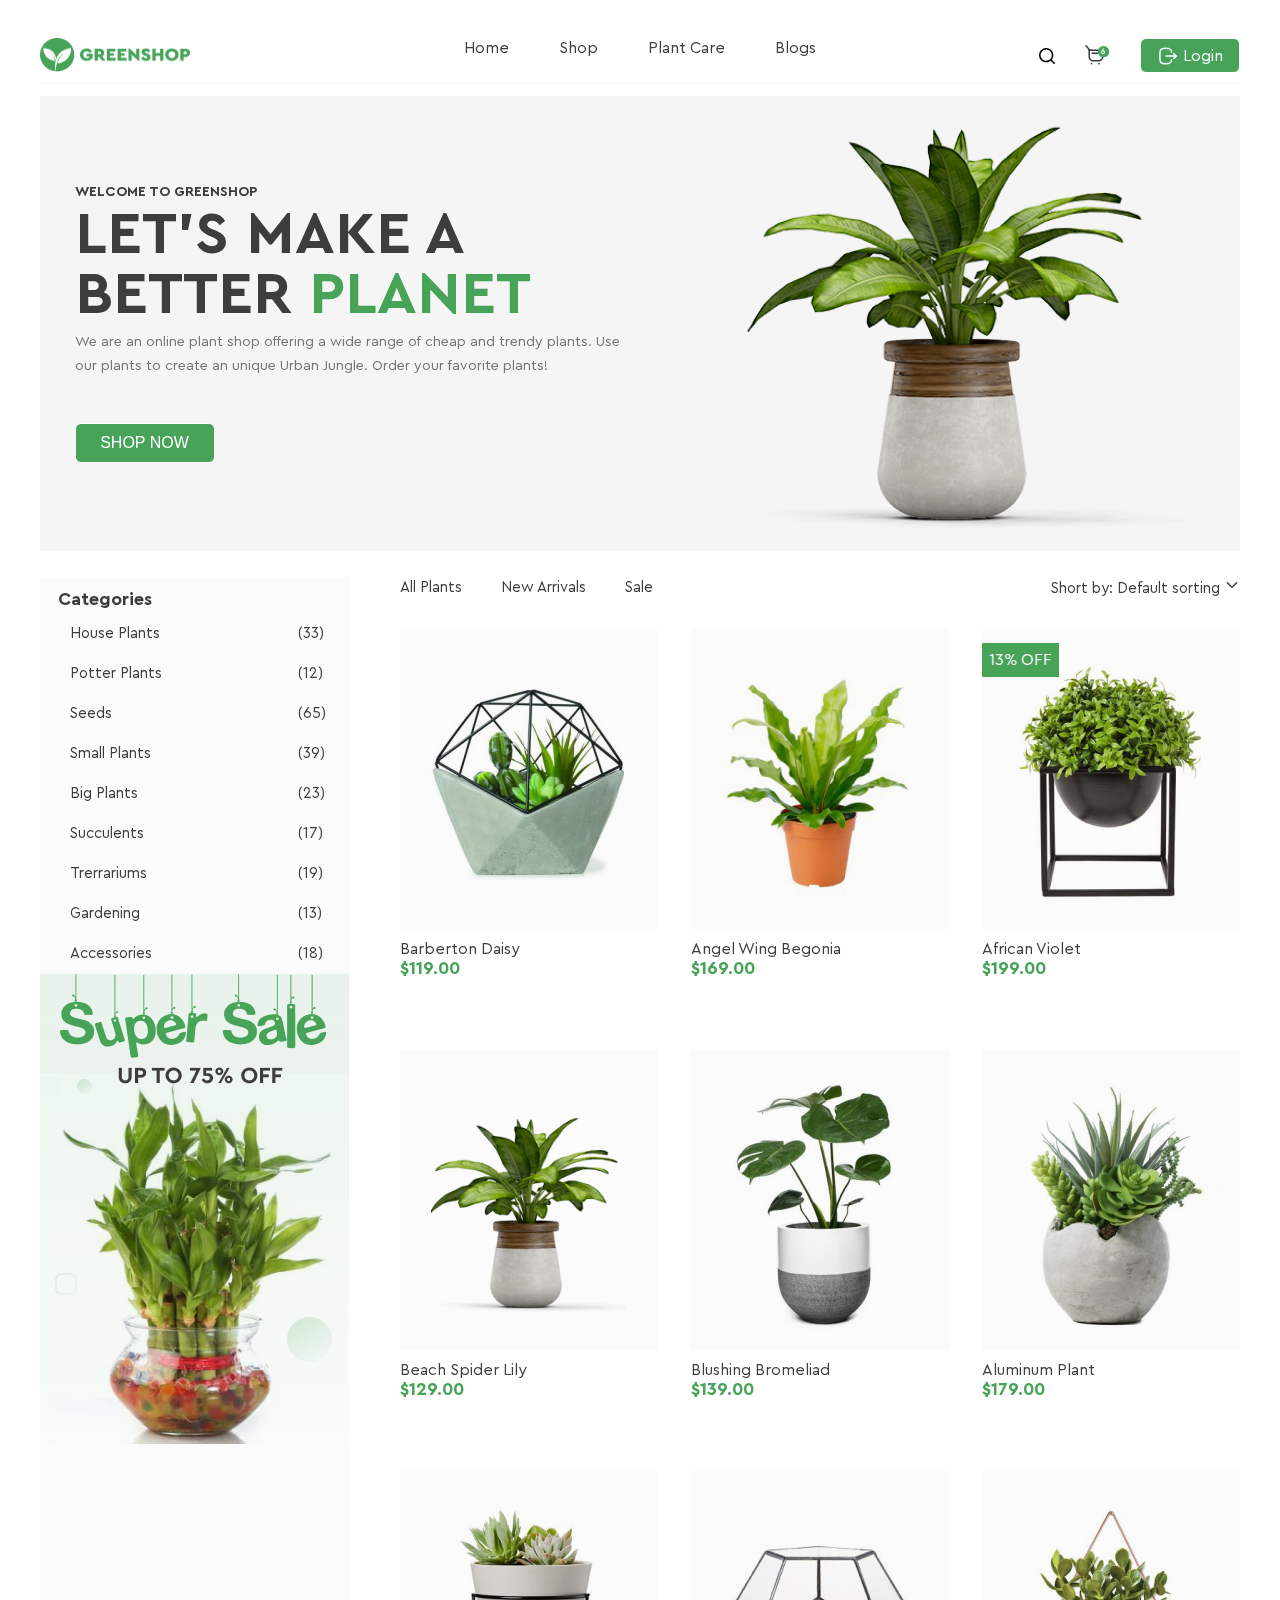
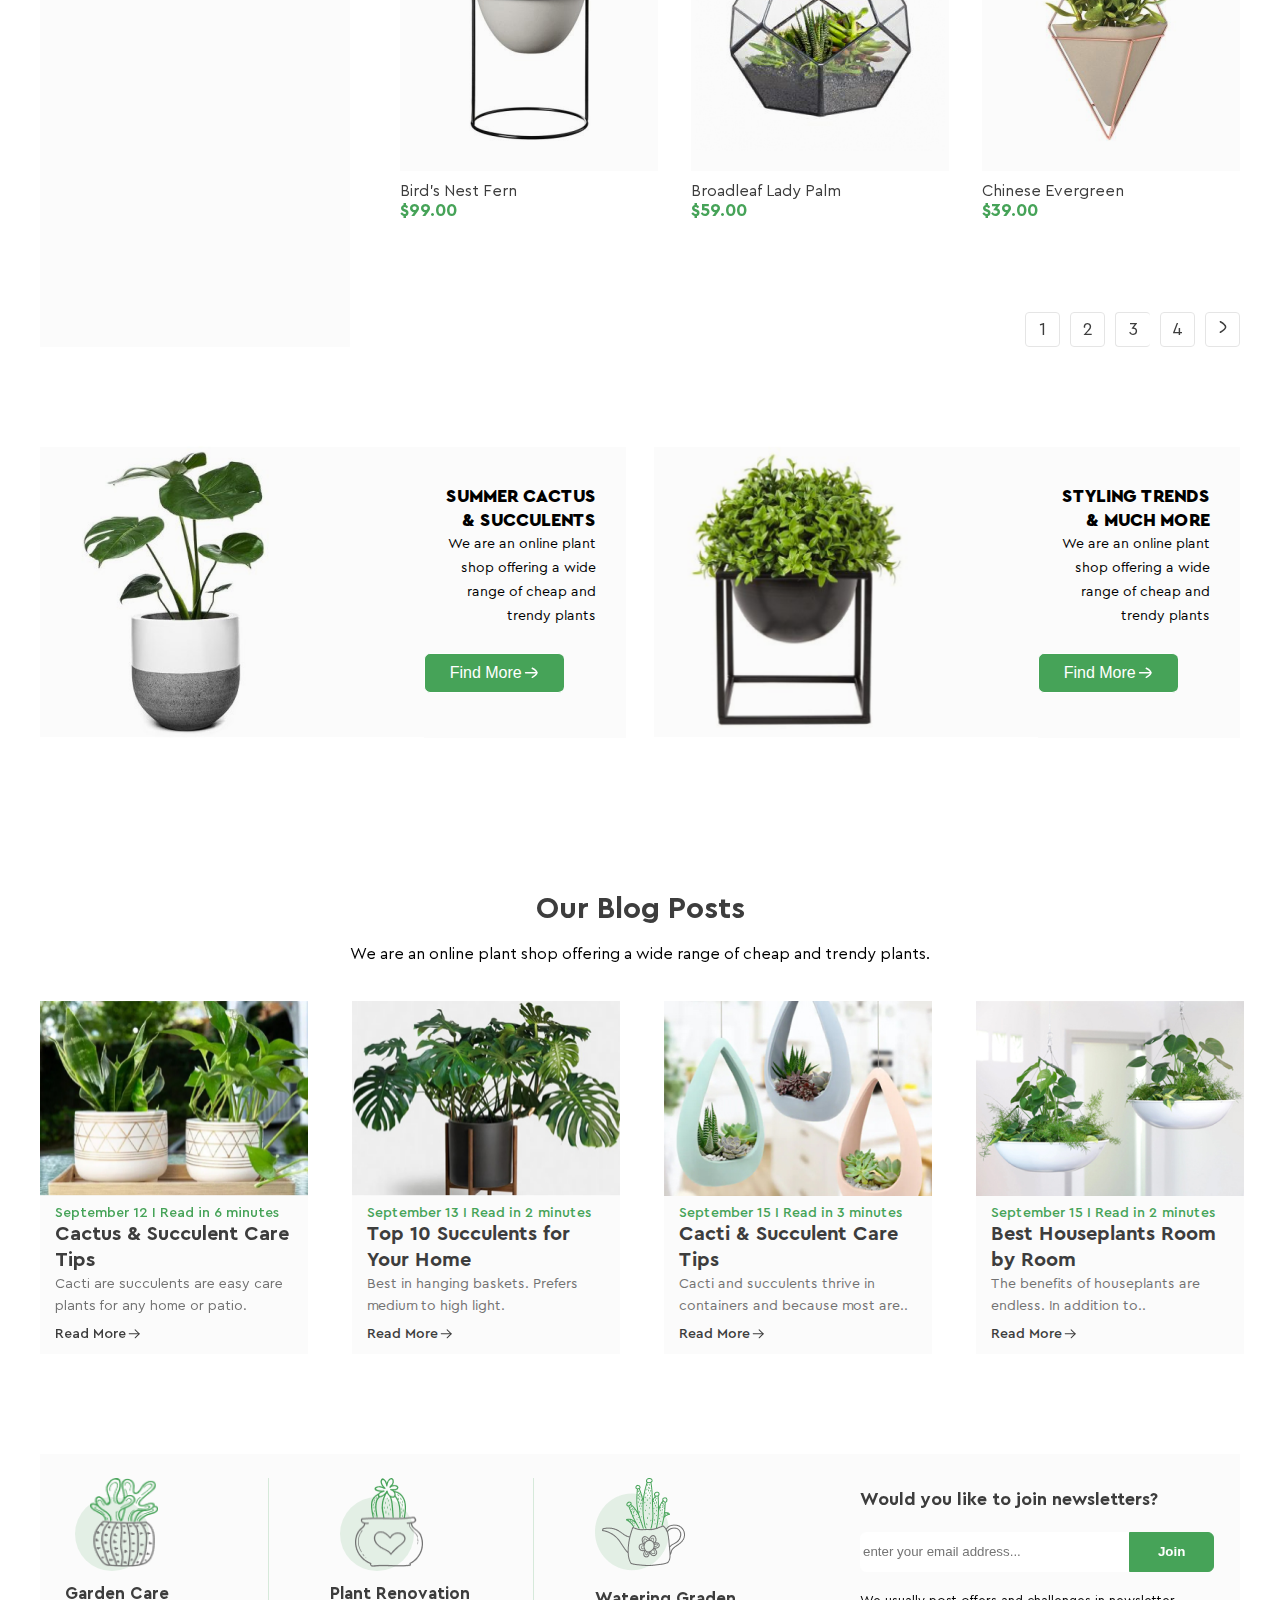
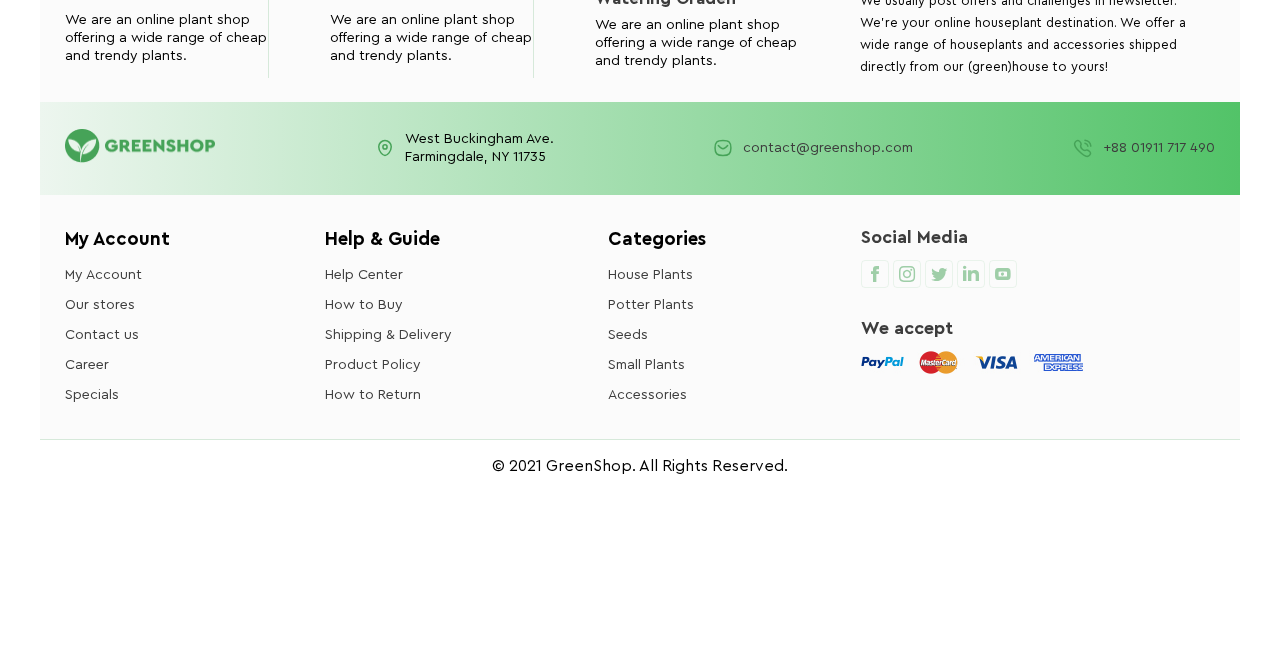
<file: index.html>
<!DOCTYPE html>
<html lang="en">
<head>
    <meta charset="UTF-8">
    <meta name="viewport" content="width=device-width, initial-scale=1.0">
    <link rel="stylesheet" href="./font/stylesheet.css">
    <link rel="stylesheet" href="./css/styles.css">
    <title>GreenShop</title>
</head>
<body>
    <section class="home">
        <div class="wrapper">
            <header class="menu">
                <a href="#" class="logo">
                     <img src="./image/Logo.png" alt="logo" width="150" height="34">
                </a>
                <nav class="navigation">
                    <a href="#" class="link">Home</a>
                    <a href="#" class="link">Shop</a>
                    <div class="nav-link">
                    <a href="#" class="link">Plant Care</a>
                         <div class="link-menu">
                            <a href="#" class="link-menu-item">Drainage</a>
                            <a href="#" class="link-menu-item">Fungicides</a>
                            <a href="#" class="link-menu-item">Fertilizer</a>
                            <div class="nav-link-sublevel">
                            <a href="#" class="link-menu-item">
                                <span>Priming </span>
                                <img src="./image/Frame9.png" class="link-menu-icon" alt="icon">
                            </a>
                                <div class="link-menu-sublevel">
                                    <a href="#" class="link-sublevel">Universal</a>
                                    <a href="#" class="link-sublevel">For Ficus</a>
                                    <a href="#" class="link-sublevel">For Cacti</a>
                                    <a href="#" class="link-sublevel">For Citrus</a>
                                    <a href="#" class="link-sublevel">For those in bloom</a>
                                    <a href="#" class="link-sublevel">For Orchids</a>
                                </div>
                            </div>
                          </div>      
                    </div>
                    <a href="#" class="link">Blogs</a>
                </nav>
                <div  class="log-icons">
                <div class="icons">
                    <span class="icon-search"></span>
                    <span class="icon-basket size"><span class="path1"></span><span class="path2"></span><span class="path3"></span></span>
                </div>
                <a href="Registration.html" class="logout">
                            <svg width="20" height="20">
                                <use href="#logout"></use>
                            </svg>
                            <span>
                                Login
                            </span> 
                </a> 
            </div>        
            </header>
            <div class="content-shop">
                <div class="text">
                    <h2 class="text-h2">WELCOME TO GREENSHOP</h2>
                    <h1 class="text-h1">LET’S MAKE A BETTER <span class="word">PLANET</span></h1>
                    <h3 class="text-h3">We are an online plant shop offering a wide range of cheap and trendy plants. Use 
                        our plants to create an unique Urban Jungle. Order your favorite plants!</h3>
                    <button class="button shop">
                         SHOP NOW
                    </button>
                </div>
                
                <div class="plants">
                    <img src="./image/plants.png" alt="plants" width="507" height="450">
                </div>
            </div>
        </div>
    </section>
    <section class="shop-content">
        <div class="wrapper">
            <div class="left-right">
            <div class="left">
                <div class="left-container">
                    <h3 class="name">Categories</h3>
                    <div class="menu-left">
                        <div class="menu-left-element">
                            <a href="#" class="element">House Plants</a>
                            <a href="#" class="element">Potter Plants</a>
                            <a href="#" class="element">Seeds</a>
                            <a href="#" class="element">Small Plants</a>
                            <a href="#" class="element">Big Plants</a>
                            <a href="#" class="element">Succulents</a>
                            <a href="#" class="element">Trerrariums</a>
                            <a href="#" class="element">Gardening</a>
                            <a href="#" class="element">Accessories</a>
                        </div>
                        <div class="menu-left-quantity">
                            <a href="#" class="element">(33)</a>
                            <a href="#" class="element">(12)</a>
                            <a href="#" class="element">(65)</a>
                            <a href="#" class="element">(39)</a>
                            <a href="#" class="element">(23)</a>
                            <a href="#" class="element">(17)</a>
                            <a href="#" class="element">(19)</a>
                            <a href="#" class="element">(13)</a>
                            <a href="#" class="element">(18)</a>
                        </div>
                    </div>
                </div>
                <div class="promo">
                    <img src="./image/SuperSale.png" alt="sale" class="sale">
                </div>
            </div>
            <div class="right">
                <div class="nav">
                    <div class="left-nav">
                        <a href="#" class="nav-element-left">All Plants</a>
                        <a href="#" class="nav-element-left">New Arrivals</a>
                        <a href="#" class="nav-element-left">Sale</a>
                   </div>
                    <div class="rigt-nav">
                        <span class="nav-element-rigth">Short by:</span>
                        <a href="#" class="nav-element-rigth"> Default sorting
                            <span>
                            <svg width="16" height="16">
                                <use href="#arrow"></use>
                            </svg>
                        </span>
                        </a>
                    </div>
                </div>
                <div class="content">
                    <div class="card">
                        <div class="fon">
                            <img src="./image/image1.png" alt="product1" class="product">
                            <div class="card-hover">
                                <span class="icon-shopping1 icon"></span>
                                <span class="icon-heart icon"></span>
                                <span class="icon-search icon"></span>
                            </div>
                        </div>
                        <p class="title-card">Barberton Daisy</p>
                        <p class="price">$119.00</p>
                    </div>
                    <div class="card">
                        <div class="fon">
                            <img src="./image/image2.png" alt="product2" class="product">
                            <div class="card-hover">
                                <span class="icon-shopping1 icon"></span>
                                <span class="icon-heart icon"></span>
                                <span class="icon-search icon"></span>
                            </div>
                        </div>
                        <p class="title-card">Angel Wing Begonia</p>
                        <p class="price">$169.00</p>
                    </div>
                    <div class="card">
                        <div class="card-sale">13% OFF</div>
                        <div class="fon">
                            <img src="./image/image3.png" alt="product3" class="product">
                            <div class="card-hover">
                                <span class="icon-shopping1 icon"></span>
                                <span class="icon-heart icon"></span>
                                <span class="icon-search icon"></span>
                            </div>
                        </div>
                        <p class="title-card">African Violet</p>
                        <p class="price">$199.00</p>
                    </div>
                    <div class="card">
                        <div class="fon">
                            <img src="./image/image4.png" alt="product4" class="product">
                            <div class="card-hover">
                                <span class="icon-shopping1 icon"></span>
                                <span class="icon-heart icon"></span>
                                <span class="icon-search icon"></span>
                            </div>
                        </div>
                        <p class="title-card">Beach Spider Lily</p>
                        <p class="price">$129.00</p>
                    </div>
                     <div class="card">
                        <div class="fon">
                            <img src="./image/image5.png" alt="product5" class="product">
                            <div class="card-hover">
                                <span class="icon-shopping1 icon"></span>
                                <span class="icon-heart icon"></span>
                                <span class="icon-search icon"></span>
                            </div>
                        </div>
                        <p class="title-card">Blushing Bromeliad</p>
                        <p class="price">$139.00</p>
                    </div> 
                    <div class="card">
                        <div class="fon">
                            <img src="./image/image6.png" alt="product6" class="product">
                            <div class="card-hover">
                                <span class="icon-shopping1 icon"></span>
                                <span class="icon-heart icon"></span>
                                <span class="icon-search icon"></span>
                            </div>
                        </div>
                        <p class="title-card">Aluminum Plant</p>
                        <p class="price">$179.00</p>
                    </div>
                    <div class="card">
                        <div class="fon">
                            <img src="./image/image7.png" alt="product7" class="product">
                            <div class="card-hover">
                                <span class="icon-shopping1 icon"></span>
                                <span class="icon-heart icon"></span>
                                <span class="icon-search icon"></span>
                            </div>
                        </div>
                        <p class="title-card">Bird's Nest Fern</p>
                        <p class="price">$99.00</p>
                    </div>
                     <div class="card">
                        <div class="fon">
                            <img src="./image/image8.png" alt="product8" class="product">
                            <div class="card-hover">
                                <span class="icon-shopping1 icon"></span>
                                <span class="icon-heart icon"></span>
                                <span class="icon-search icon"></span>
                            </div>
                        </div>
                        <p class="title-card">Broadleaf Lady Palm</p>
                        <p class="price">$59.00</p>
                    </div> 
                    <div class="card">
                        <div class="fon">
                            <img src="./image/image9.png" alt="product9" class="product">
                            <div class="card-hover">
                                <span class="icon-shopping1 icon"></span>
                                <span class="icon-heart icon"></span>
                                <span class="icon-search icon"></span>
                            </div>
                        </div>
                        <p class="title-card">Chinese Evergreen</p>
                        <p class="price">$39.00</p>
                    </div>
                </div>
                <div class="pages">
                    <a href="#" class="cell">1</a>
                    <a href="#" class="cell">2</a>
                    <a href="#" class="cell">3</a>
                    <a href="#" class="cell">4</a>
                    <a href="#" class="cell">
                        <svg width="18" height="18">
                            <use href="#arrow-right"></use>
                        </svg>
                    </a>
               </div> 
            </div>
           </div>
      </div>
    </section>
    <section class="blog-content">
        <div class="wrapper">
            <div class="up">
                <div class="info">
                    <img src="./image/image14.png" class="blog-plant" alt="blog-plant1">
                    <div class="info-fon"></div>
                        <div class="blog-text">
                            <p class="blog-text-title">SUMMER CACTUS<br> & SUCCULENTS</p>
                            <p class="blog-text-p">We are an online plant shop offering a wide range of cheap and trendy plants</p>
                            <button class="info-button">Find More 
                                <svg width="18" height="18">
                                    <use href="#arrow-right2"></use>
                                </svg>
                            </button>
                        </div>
                    </div>
                <div class="info">
                    <img src="./image/image15.png" class="blog-plant" alt="blog-plant2">
                    <div class="info-fon"></div>
                        <div class="blog-text">
                         <p class="blog-text-title">STYLING TRENDS<br> & MUCH MORE</p>
                         <p class="blog-text-p">We are an online plant shop offering a wide range of cheap and trendy plants</p>
                         <button class="info-button">Find More
                            <svg width="18" height="18">
                                <use href="#arrow-right2"></use>
                            </svg>
                        </button>
                        </div>
                    </div>
                </div>
            </div>
    </section>
    <section class="down">
        <div class="wrapper">
            <div class="center-text">
                <h2 class="blog-h2">Our Blog Posts</h2> 
                <h3 class="blog-h3">We are an online plant shop offering a wide range of cheap and trendy plants. </h3>
            </div>
            <div class="blog-product">
                <div class="blog-card">
                    <img src="./image/01.png" class="blog-img" alt="blog-img1">
                    <div class="blog-card-content">
                        <p class="blog-card-date">September 12  I Read in 6 minutes</p>
                        <p class="blog-card-title">Cactus & Succulent Care Tips</p>
                        <p class="blog-card-text">Cacti are succulents are easy care plants for any home or patio. </p>
                        <a href="#" class="blog-card-arrow">Read More 
                            <svg width="16" height="16">
                                <use href="#arrow-right3"></use>
                            </svg>
                        </a>
                    </div> 
                </div>
                <div class="blog-card">
                    <img src="./image/02.png" class="blog-img" alt="blog-img2">
                    <div class="blog-card-content">
                        <p class="blog-card-date">September 13  I Read in 2 minutes</p>
                        <p class="blog-card-title">Top 10 Succulents for Your Home</p>
                        <p class="blog-card-text">Best in hanging baskets. Prefers medium to high light.</p> 
                        <a href="#" class="blog-card-arrow">Read More 
                            <svg width="16" height="16">
                                <use href="#arrow-right3"></use>
                            </svg>
                        </a>
                    </div>
                </div>
                <div class="blog-card">
                    <img src="./image/03.png" class="blog-img" alt="blog-img3">
                    <div class="blog-card-content">
                        <p class="blog-card-date">September 15  I Read in 3 minutes</p>
                            <p class="blog-card-title">Cacti & Succulent Care Tips</p>
                            <p class="blog-card-text">Cacti and succulents thrive in containers and because most are..</p> 
                            <a href="#" class="blog-card-arrow">Read More 
                                <svg width="16" height="16">
                                    <use href="#arrow-right3"></use>
                                </svg>
                            </a>
                    </div>
                </div>
                <div class="blog-card">
                    <img src="./image/04.png" class="blog-img" alt="blog-img4">
                    <div class="blog-card-content">
                        <p class="blog-card-date">September 15  I Read in 2 minutes</p>
                        <p class="blog-card-title">Best Houseplants Room by Room</p>
                        <p class="blog-card-text">The benefits of houseplants are endless. In addition to..</p>
                        <a href="#" class="blog-card-arrow">Read More 
                            <svg width="16" height="16">
                                <use href="#arrow-right3"></use>
                            </svg>
                        </a>
                    </div>
                </div>
            </div>
        </div>
    </section>
    <footer>
        <div class="wrapper">
            <div class="footer-about">
                <div class="footer-card">
                    <div class="footer-card-img">
                        <div class="footer-img"></div>
                            <img src="./image/Frame4.png" alt="plant1" class="img-plant">
                    </div>
                    <div>
                        <h3 class="footer-card-h">Garden Care</h3>
                        <p class="footer-card-p">We are an online plant shop offering a wide range of cheap and trendy plants.</p>
                    </div>
                </div>
                <div class="footer-card">
                    <div class="footer-card-img">
                        <div class="footer-img"></div>
                            <img src="./image/Group18.png" alt="plant2" class="img-plant">
                    </div>
                    <div>
                        <h3 class="footer-card-h">Plant Renovation</h3>
                        <p class="footer-card-p">We are an online plant shop offering a wide range of cheap and trendy plants.</p>
                    </div>
                </div>
                <div class="footer-card">
                    <div>
                        <img src="./image/Picture-1.png" alt="plant3">
                    </div>
                    <div>
                        <h3 class="footer-card-h">Watering Graden</h3>
                        <p class="footer-card-p">We are an online plant shop offering a wide range of cheap and trendy plants.</p>
                    </div>
                </div>
           <div class="card-form">
                <h3 class="footer-card-h3">Would you like to join newsletters?</h3>
                    <form class="footer-info" action="https://fom.in.ua/echo" method="post" >
                    <input type="email" placeholder="enter your email address..." class="footer-email" name="email" required>
                    <button class="footer-button" type="submit">Join</button>
                </form>
                <div>
                    We usually post offers and challenges in newsletter. We’re your online houseplant destination. We offer a wide range of houseplants and accessories shipped directly from our (green)house to yours! 
                </div>
            </div>
        </div>
        <div class="footer-contact">
            <div>
                <img src="./image/Frame01.png" alt="greenshop" class="greenshop-logo">
            </div>
            <div class="footer-contact-block">
                <div class="footer-contact-block-img">
                    <svg width="20" height="20">
                        <use href="#adress"></use>
                    </svg>
                </div>
                <div>
                    West Buckingham Ave.<br>
                    Farmingdale, NY 11735
                </div>
            </div>
                <div class="footer-contact-block">
                    <div class="footer-contact-block-img">
                        <svg width="20" height="20">
                            <use href="#email"></use>
                        </svg>
                    </div> 
                    <a href="mailto:contact@greenshop.com" class="footer-cont">
                    contact@greenshop.com
                    </a>
                </div>
                <div class="footer-contact-block">
                    <div class="footer-contact-block-img">
                        <svg width="20" height="20">
                            <use href="#tel"></use>
                        </svg>
                </div>
                    <a href="tel:+8801911717490" class="footer-cont">+88 01911 717 490</a>
                    
                </div>
        </div>
        <div class="footer-menu">
            <div class="footer-menu-card" >
                <h3 class="footer-menu-card-h">My Account</h3>
                <a href="#" class="footer-link">My Account</a>
                <a href="#" class="footer-link">Our stores</a>
                <a href="#" class="footer-link">Contact us</a>
                <a href="#" class="footer-link">Career</a>
                <a href="#" class="footer-link">Specials</a>
            </div>
            <div class="footer-menu-card" >
                <h3 class="footer-menu-card-h">Help & Guide</h3>
                <a href="#" class="footer-link">Help Center</a>
                <a href="#" class="footer-link">How to Buy</a>
                <a href="#" class="footer-link">Shipping & Delivery</a>
                <a href="#" class="footer-link">Product Policy</a>
                <a href="#" class="footer-link">How to Return</a>
            </div>
            <div class="footer-menu-card" >
                <h3 class="footer-menu-card-h">Categories</h3>
                <a href="#" class="footer-link">House Plants</a>
                <a href="#" class="footer-link">Potter Plants</a>
                <a href="#" class="footer-link">Seeds</a>
                <a href="#" class="footer-link">Small Plants</a>
                <a href="#" class="footer-link">Accessories</a>
            </div>
            <div class="footer-menu-social">
                <h3 class="footer-menu-social-h">Social Media</h3>
                <div class="footer-social">
                    <a href="#" class="icon-con"><span class="icon-Facebook"></span></a>
                    <a href="#" class="icon-con"><span class="icon-Instagram"></span></a>
                    <a href="#" class="icon-con"><span class="icon-Twitter"></span></a>
                    <a href="#" class="icon-con"><span class="icon-Linkedin"></span></a>
                    <a href="#" class="icon-con"><span class="icon-Union"></span></a>
                </div>
                <h3 class="footer-menu-social-h">We accept</h3>
                <img src="./image/image16.png" alt="" class="mastercard">
            </div>
        </div>
        <div class="footer-text">
            <p>© 2021 GreenShop. All Rights Reserved.</p>
        </div>
    </div>
    </footer>
    <svg>
        <symbol id="logout" viewBox="0 0 20 20" fill="none" xmlns="http://www.w3.org/2000/svg">
            <path d="M18.1601 10.1003H8.12598" stroke="white" stroke-width="1.5" stroke-linecap="round" stroke-linejoin="round"/>
            <path d="M15.7212 7.67041L18.1612 10.1004L15.7212 12.5304" stroke="white" stroke-width="1.5" stroke-linecap="round" stroke-linejoin="round"/>
            <path d="M13.634 6.35817C13.359 3.37484 12.2424 2.2915 7.8007 2.2915C1.8832 2.2915 1.8832 4.2165 1.8832 9.99984C1.8832 15.7832 1.8832 17.7082 7.8007 17.7082C12.2424 17.7082 13.359 16.6248 13.634 13.6415" stroke="white" stroke-width="1.5" stroke-linecap="round" stroke-linejoin="round"/>
        </symbol>
        <symbol id="arrow" viewBox="0 0 16 16" fill="none" xmlns="http://www.w3.org/2000/svg">
            <path d="M12.6666 5.66675L7.99992 10.3334L3.33325 5.66675" stroke="#3D3D3D" stroke-width="1.5" stroke-linecap="round" stroke-linejoin="round"/>
        </symbol>
        <symbol id="arrow-right" viewBox="0 0 18 18" fill="none" xmlns="http://www.w3.org/2000/svg">
            <path d="M6.375 3.75C6.375 3.75 11.625 6.858 11.625 9C11.625 11.1413 6.375 14.25 6.375 14.25" stroke="#3D3D3D" stroke-width="1.5" stroke-linecap="round" stroke-linejoin="round"/>
        </symbol>
        <symbol id="arrow-right2" viewBox="0 0 18 18" fill="none" xmlns="http://www.w3.org/2000/svg">
            <path d="M14.8125 8.79419H3.5625" stroke="white" stroke-width="1.5" stroke-linecap="round" stroke-linejoin="round"/>
            <path d="M10.2749 4.27587C10.2749 4.27587 14.8124 6.72162 14.8124 8.79312C14.8124 10.8661 10.2749 13.3126 10.2749 13.3126" stroke="white" stroke-width="1.5" stroke-linecap="round" stroke-linejoin="round"/>
        </symbol>
        <symbol id="arrow-right3" viewBox="0 0 16 16" fill="none" xmlns="http://www.w3.org/2000/svg">
            <path d="M2.66675 7.81714C2.66675 7.56401 2.85485 7.35481 3.0989 7.3217L3.16675 7.31714L13.1667 7.31714C13.4429 7.31714 13.6667 7.541 13.6667 7.81714C13.6667 8.07027 13.4786 8.27947 13.2346 8.31257L13.1667 8.31714H3.16675C2.89061 8.31714 2.66675 8.09328 2.66675 7.81714Z" fill="#3D3D3D"/>
            <path d="M8.78075 4.15514C8.58507 3.9603 8.58439 3.64372 8.77923 3.44804C8.95636 3.27015 9.2341 3.25341 9.43015 3.39822L9.48634 3.44652L13.5197 7.46252C13.6981 7.64017 13.7143 7.91891 13.5684 8.11496L13.5197 8.17111L9.48637 12.1878C9.2907 12.3826 8.97412 12.382 8.77926 12.1863C8.60212 12.0084 8.58655 11.7306 8.7322 11.5352L8.78072 11.4792L12.4581 7.81663L8.78075 4.15514Z" fill="#3D3D3D"/>
        </symbol>
        <symbol id="adress" width="20" height="20" viewBox="0 0 20 20" fill="none" xmlns="http://www.w3.org/2000/svg">
            <path fill-rule="evenodd" clip-rule="evenodd" d="M12.092 8.92543C12.092 7.77437 11.1593 6.84167 10.0082 6.84167C8.85799 6.84167 7.92529 7.77437 7.92529 8.92543C7.92529 10.0756 8.85799 11.0083 10.0082 11.0083C11.1593 11.0083 12.092 10.0756 12.092 8.92543Z" stroke="#46A358" stroke-width="1.5" stroke-linecap="round" stroke-linejoin="round"/>
            <path fill-rule="evenodd" clip-rule="evenodd" d="M9.99959 17.5C7.58457 17.5 3.75 13.2989 3.75 8.8322C3.75 5.33539 6.54758 2.5 9.99959 2.5C13.4516 2.5 16.25 5.33539 16.25 8.8322C16.25 13.2989 12.4154 17.5 9.99959 17.5Z" stroke="#46A358" stroke-width="1.5" stroke-linecap="round" stroke-linejoin="round"/>
        </symbol>
        <symbol id="email" viewBox="0 0 20 20" fill="none" xmlns="http://www.w3.org/2000/svg">
            <path d="M14.621 7.51581C14.621 7.51581 11.946 10.7263 9.98943 10.7263C8.03371 10.7263 5.32861 7.51581 5.32861 7.51581" stroke="#46A358" stroke-width="1.5" stroke-linecap="round" stroke-linejoin="round"/>
            <path fill-rule="evenodd" clip-rule="evenodd" d="M2.04346 9.97397C2.04346 4.27556 4.02758 2.37665 9.97997 2.37665C15.9323 2.37665 17.9165 4.27556 17.9165 9.97397C17.9165 15.6716 15.9323 17.5713 9.97997 17.5713C4.02758 17.5713 2.04346 15.6716 2.04346 9.97397Z" stroke="#46A358" stroke-width="1.5" stroke-linecap="round" stroke-linejoin="round"/>
        </symbol>
        <symbol id="tel" viewBox="0 0 20 20" fill="none" xmlns="http://www.w3.org/2000/svg">
            <path d="M11.9604 2.29175C15.0446 2.63425 17.4813 5.06758 17.8279 8.15175" stroke="#46A358" stroke-width="1.5" stroke-linecap="round" stroke-linejoin="round"/>
            <path d="M11.9604 5.24426C13.4363 5.53093 14.5896 6.6851 14.8771 8.16093" stroke="#46A358" stroke-width="1.5" stroke-linecap="round" stroke-linejoin="round"/>
            <path fill-rule="evenodd" clip-rule="evenodd" d="M6.41715 13.5825C0.668834 7.83352 1.48623 5.20096 2.0922 4.35263C2.17005 4.21552 4.08881 1.34323 6.14557 3.02839C11.2508 7.23288 4.78767 6.63843 9.07458 10.9261C13.3624 15.2128 12.767 8.74996 16.9717 13.8541C18.6569 15.9117 15.7845 17.8303 15.6483 17.9073C14.7999 18.5141 12.1664 19.3315 6.41715 13.5825Z" stroke="#46A358" stroke-width="1.5" stroke-linecap="round" stroke-linejoin="round"/>
        </symbol>
    </svg>
</body>
</html>
</file>
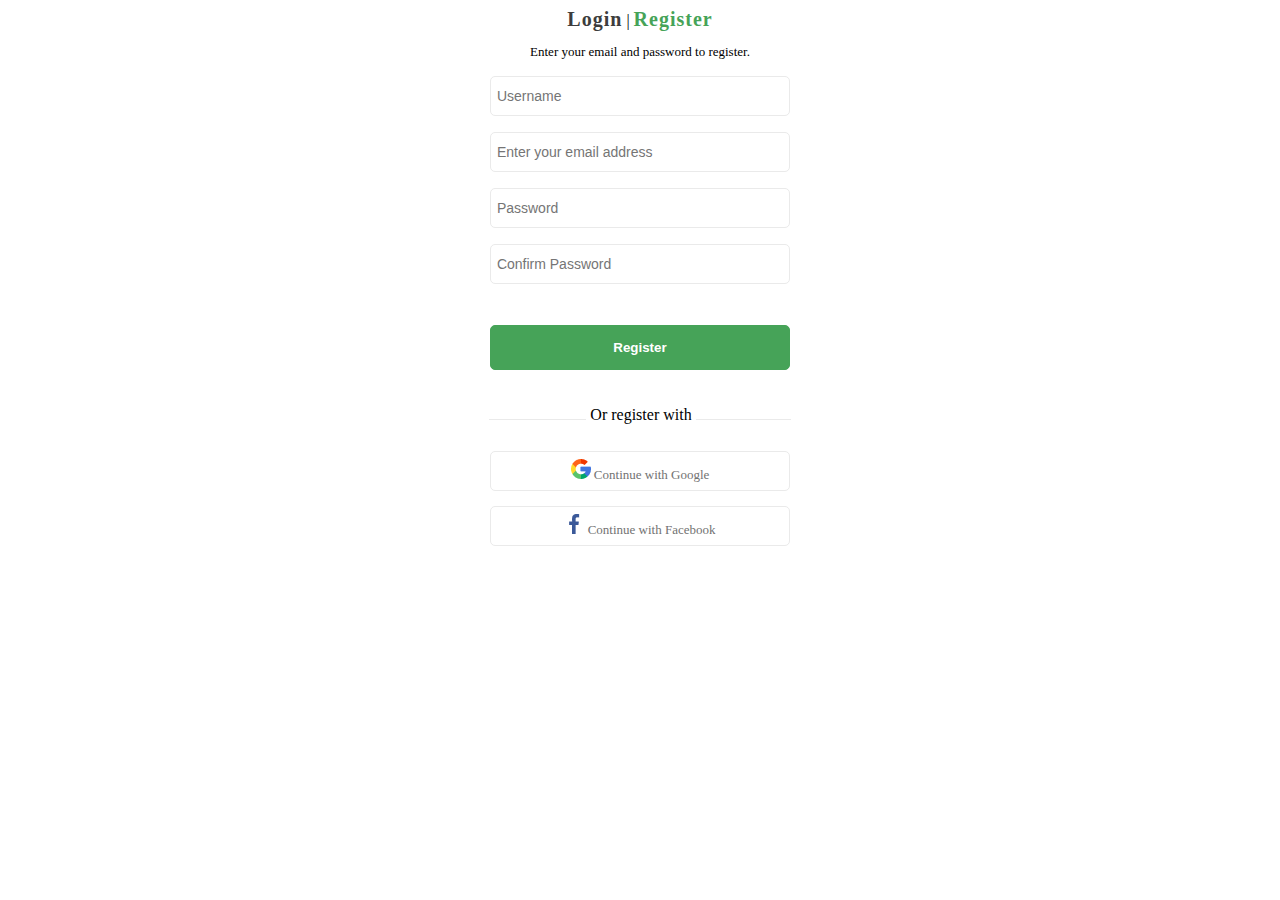
<file: Registration.html>
<!DOCTYPE html>
<html lang="en">
<head>
    <meta charset="UTF-8">
    <meta name="viewport" content="width=device-width, initial-scale=1.0">
    <link rel="stylesheet" href="css/styles.css">
    <title>Registration</title>
</head>
<body>
    <div class="wrapper">
        <form action="https://fom.in.ua/echo" method="post">
            <div class="title">
        <a href="#" class="form-text login">Login</a>
        | 
        <a href="#" class="form-text register">Register</a>
    </div>
        <p class="text-form"> 
            Enter your email and password to register.
        </p>
        <input type="text" name="username" placeholder=" Username" minlength="2" class="input-text" required>
        <input type="email" name="email" placeholder=" Enter your email address" class="input-text" required>
        <input type="password" name="password" placeholder=" Password" minlength="5" maxlength="10" class="input-text" required>
                <input type="password" name="confirm-password" placeholder=" Confirm Password" minlength="5" maxlength="10" class="input-text" required>
        <button type="submit" class="form-button">Register</button>
            <div class="text-reg"><img src="./image/Line7.png" alt="line-left"> Or register with <img src="./image/Line8.png" alt="line-right"></div>
        <div class="conteiner google">
        <a href="#" class="link-reg">
            <img src="image/google1.png" alt="google" class="image">
            Continue with Google           
        </a>
        </div>
        <div class="conteiner facebook">
        <a href="#" class="link-reg">
            <img src="image/facebook1.png" alt="facebook" class="image">
            Continue with Facebook          
        </a>
         </div>
    </form>
    </div>
</body>
</html>
</file>
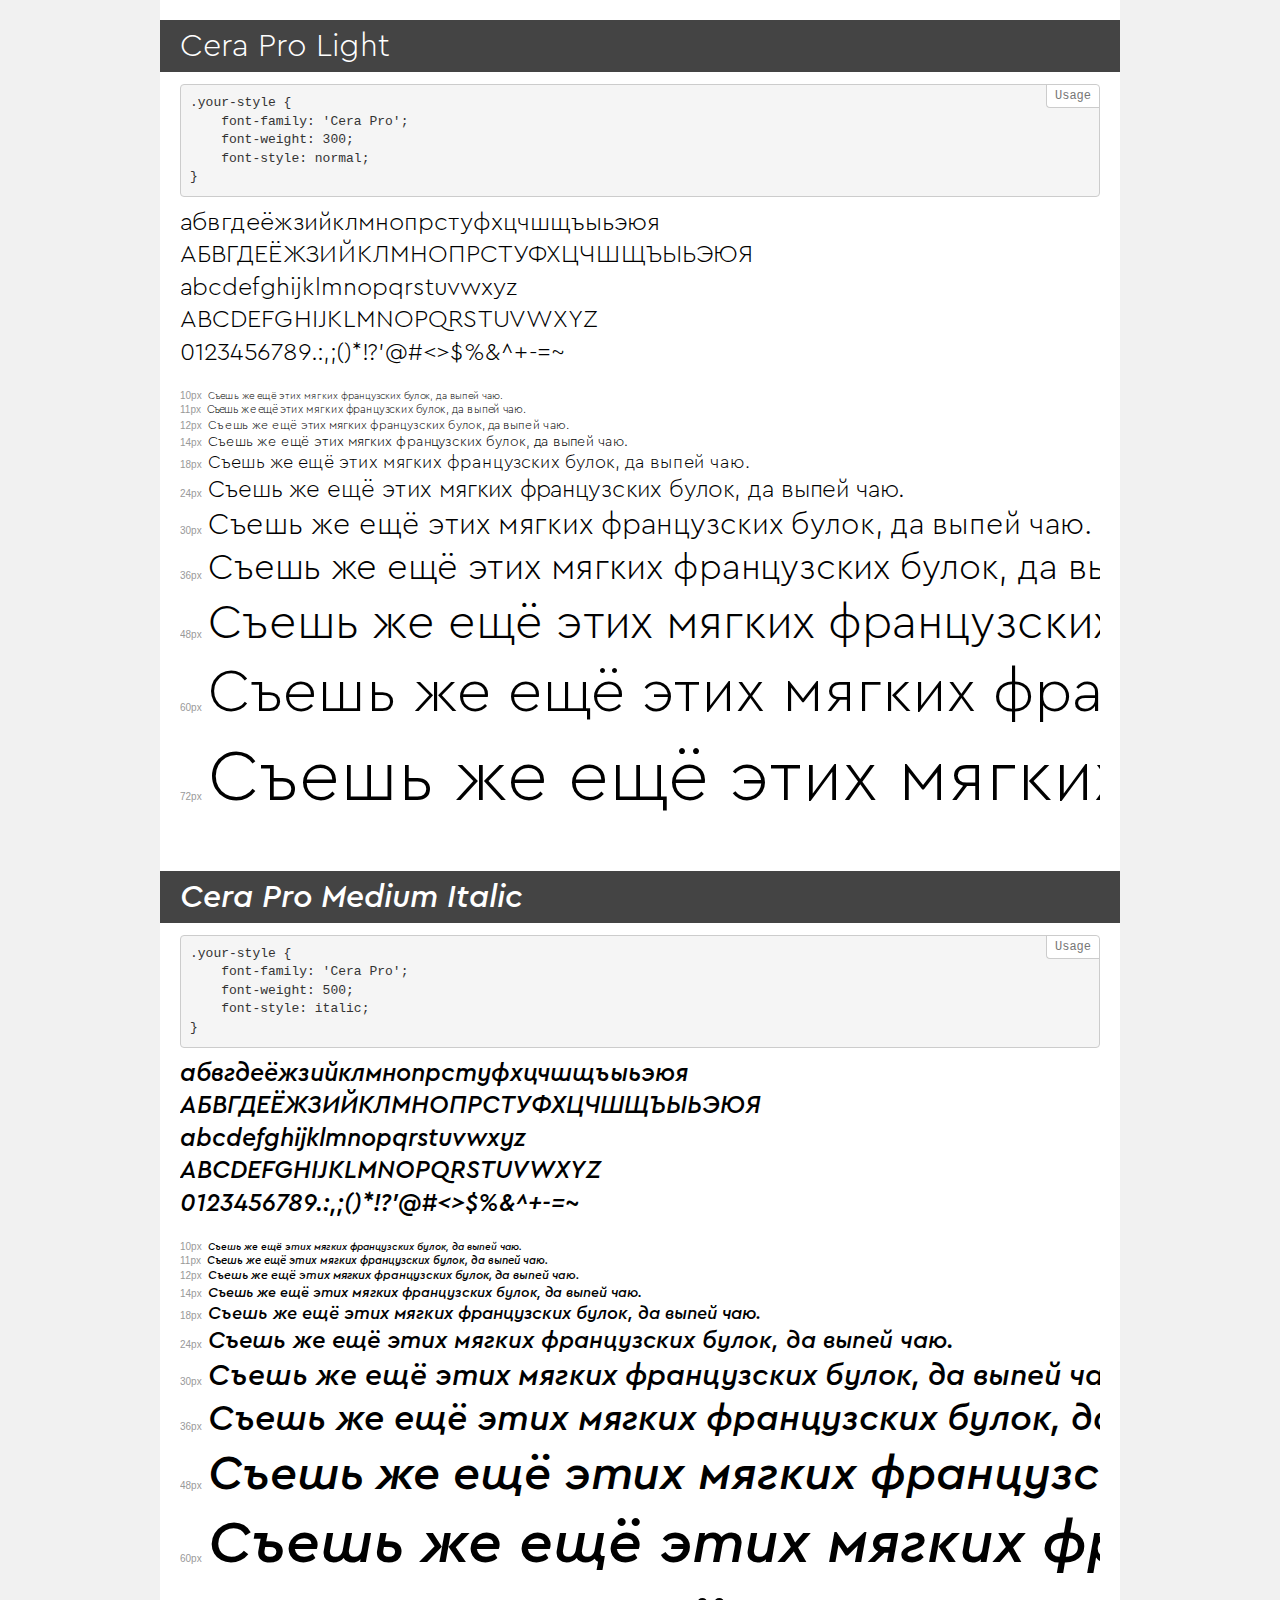
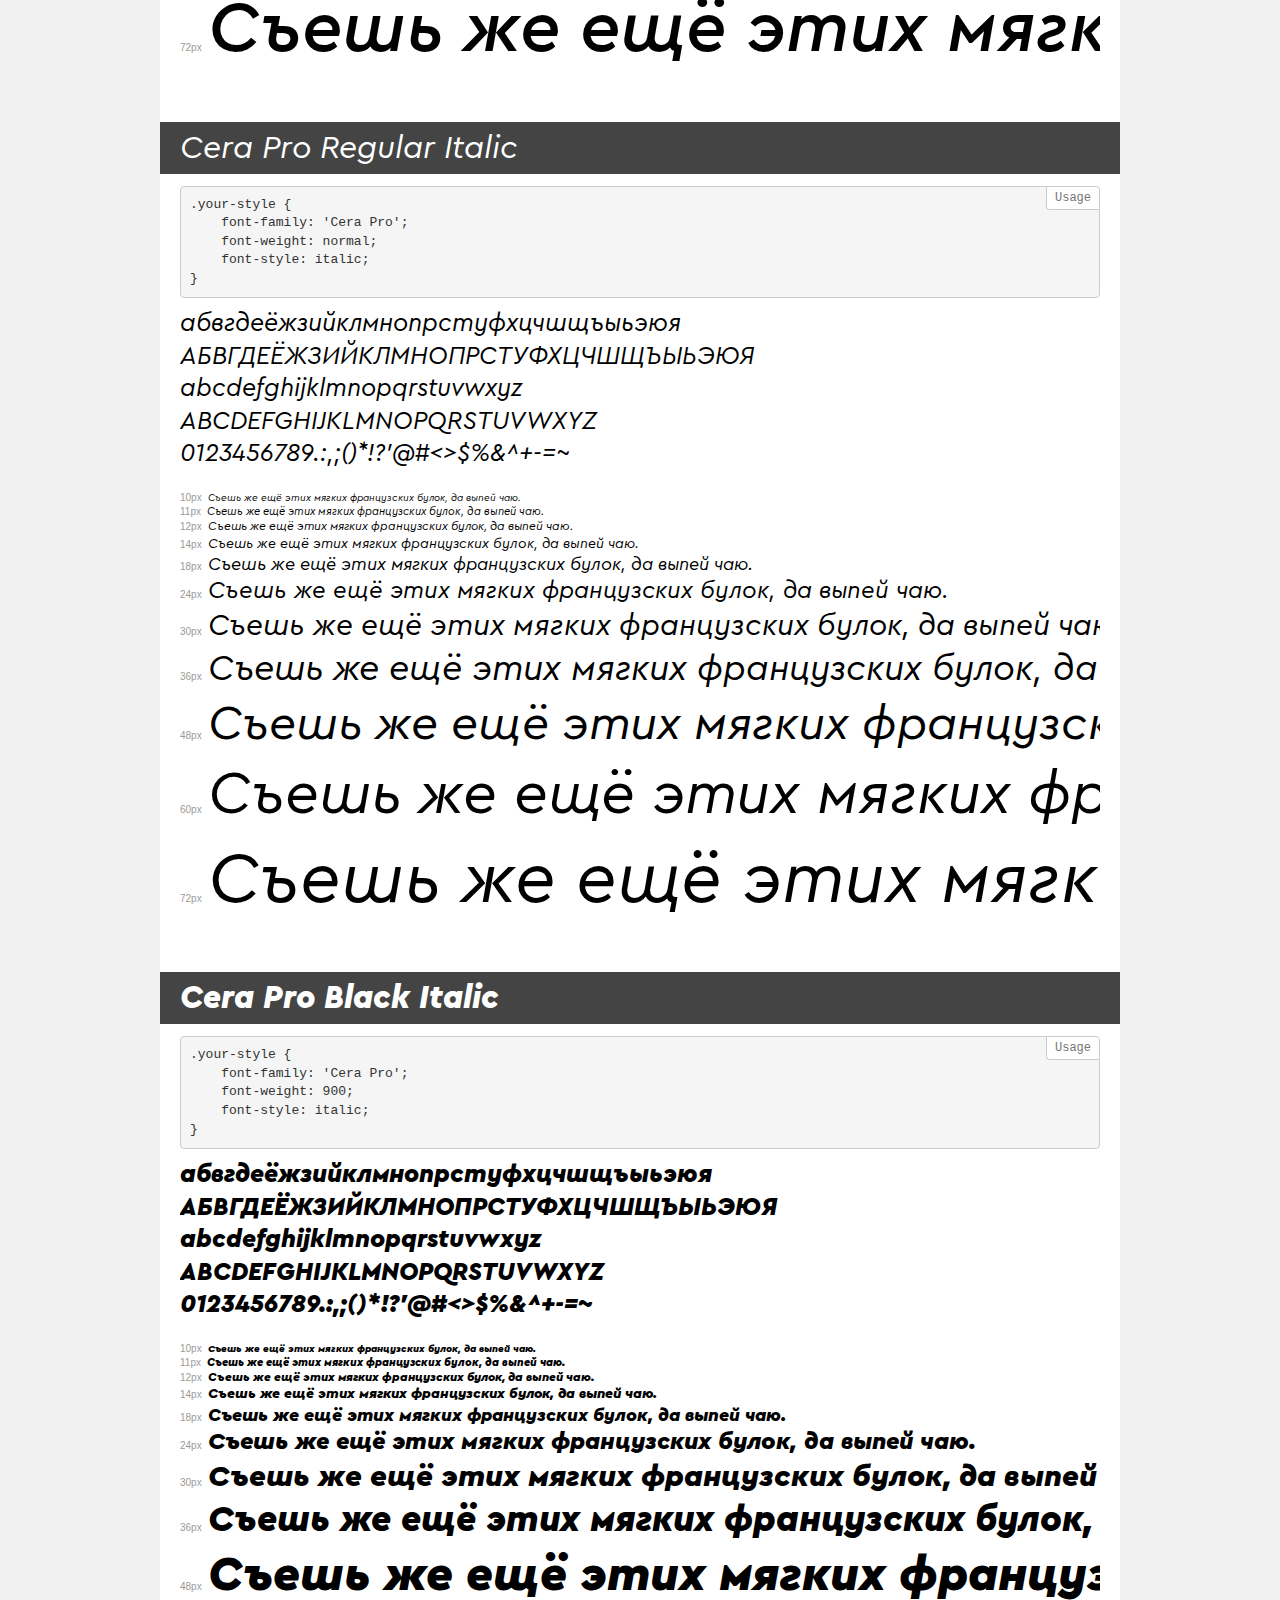
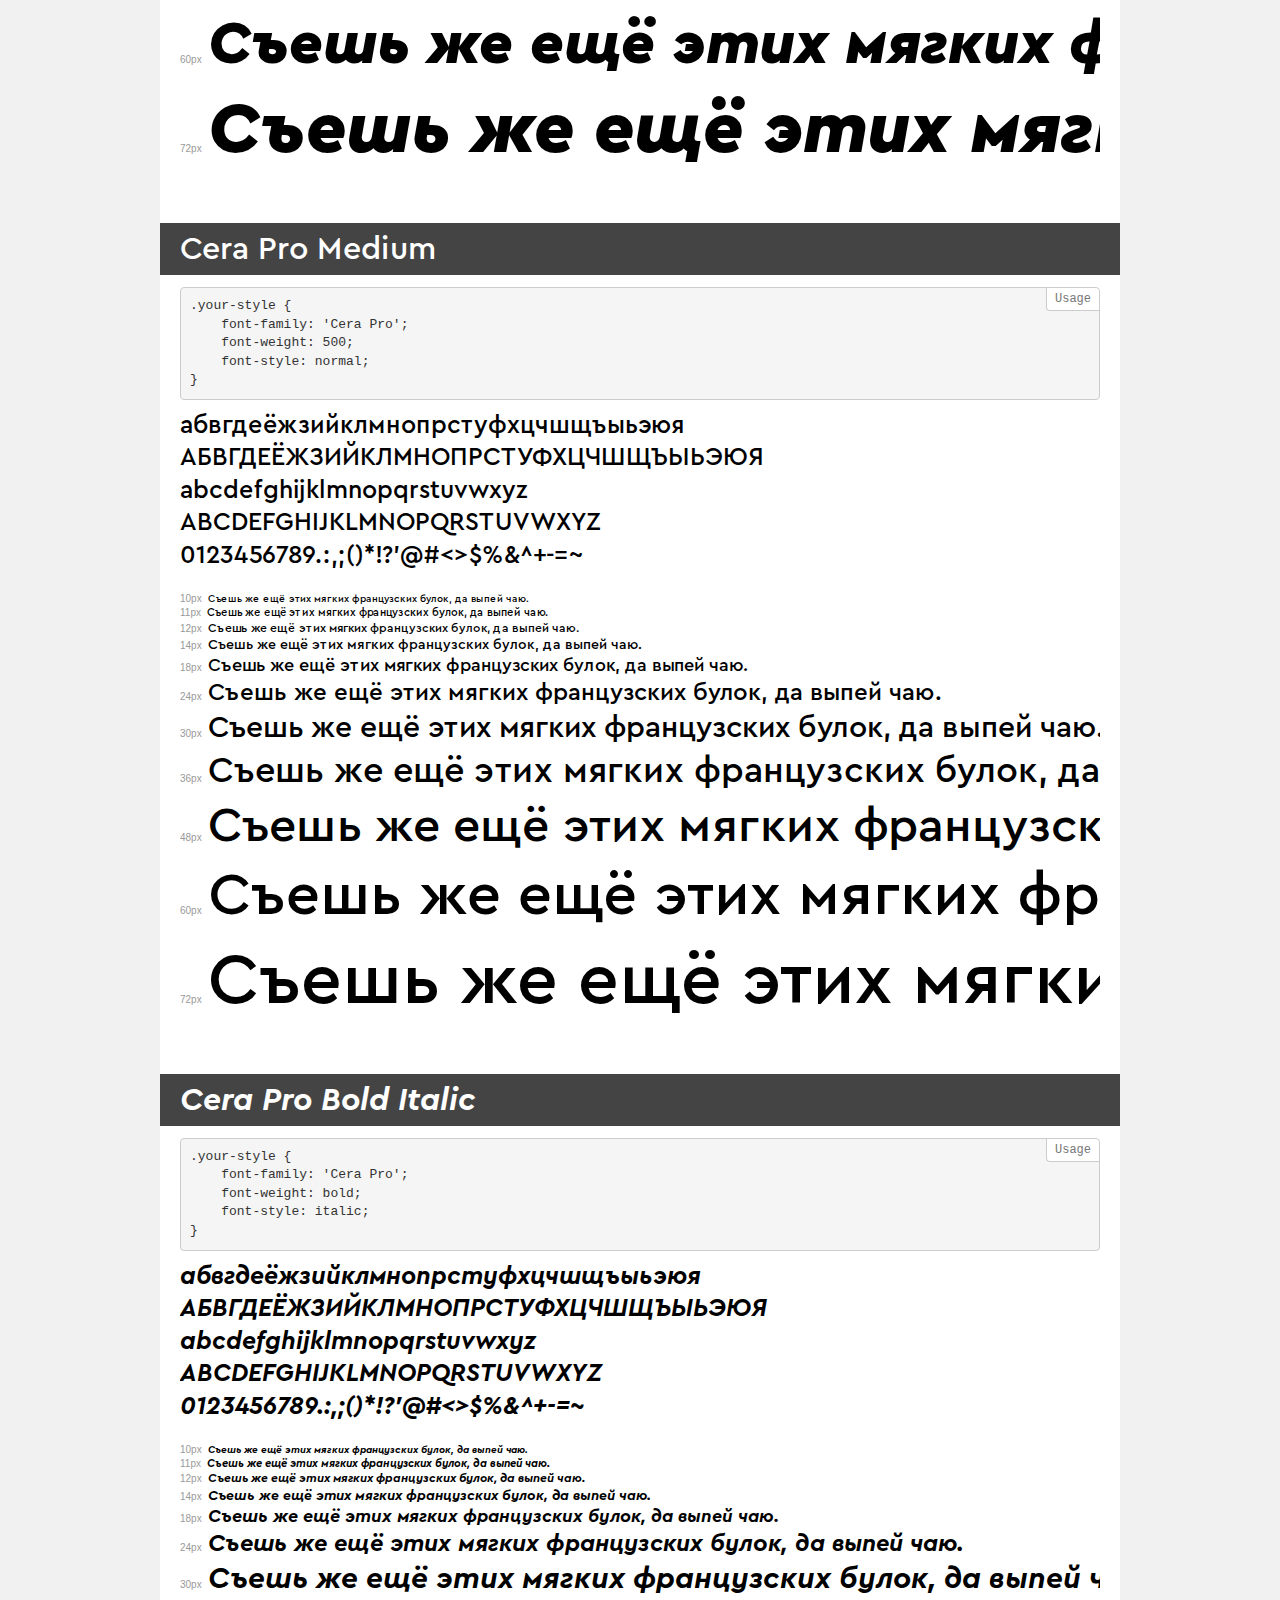
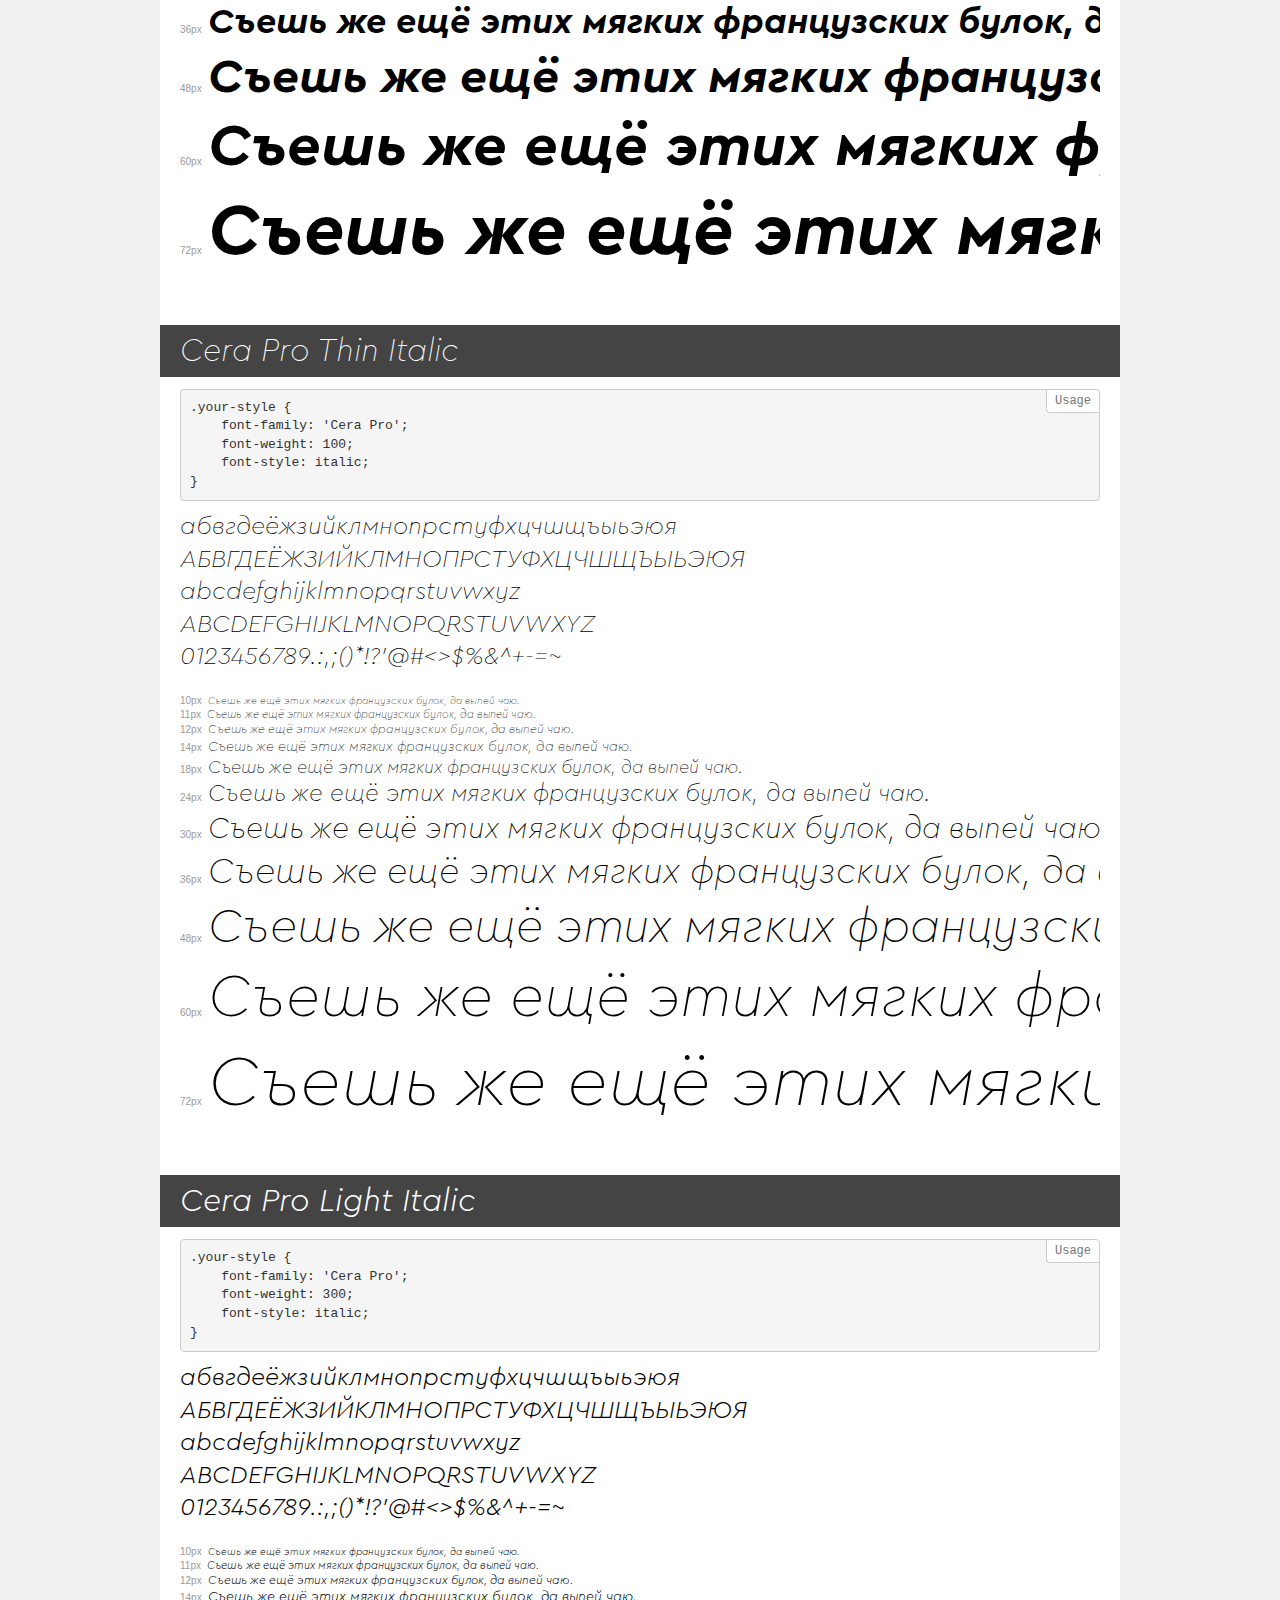
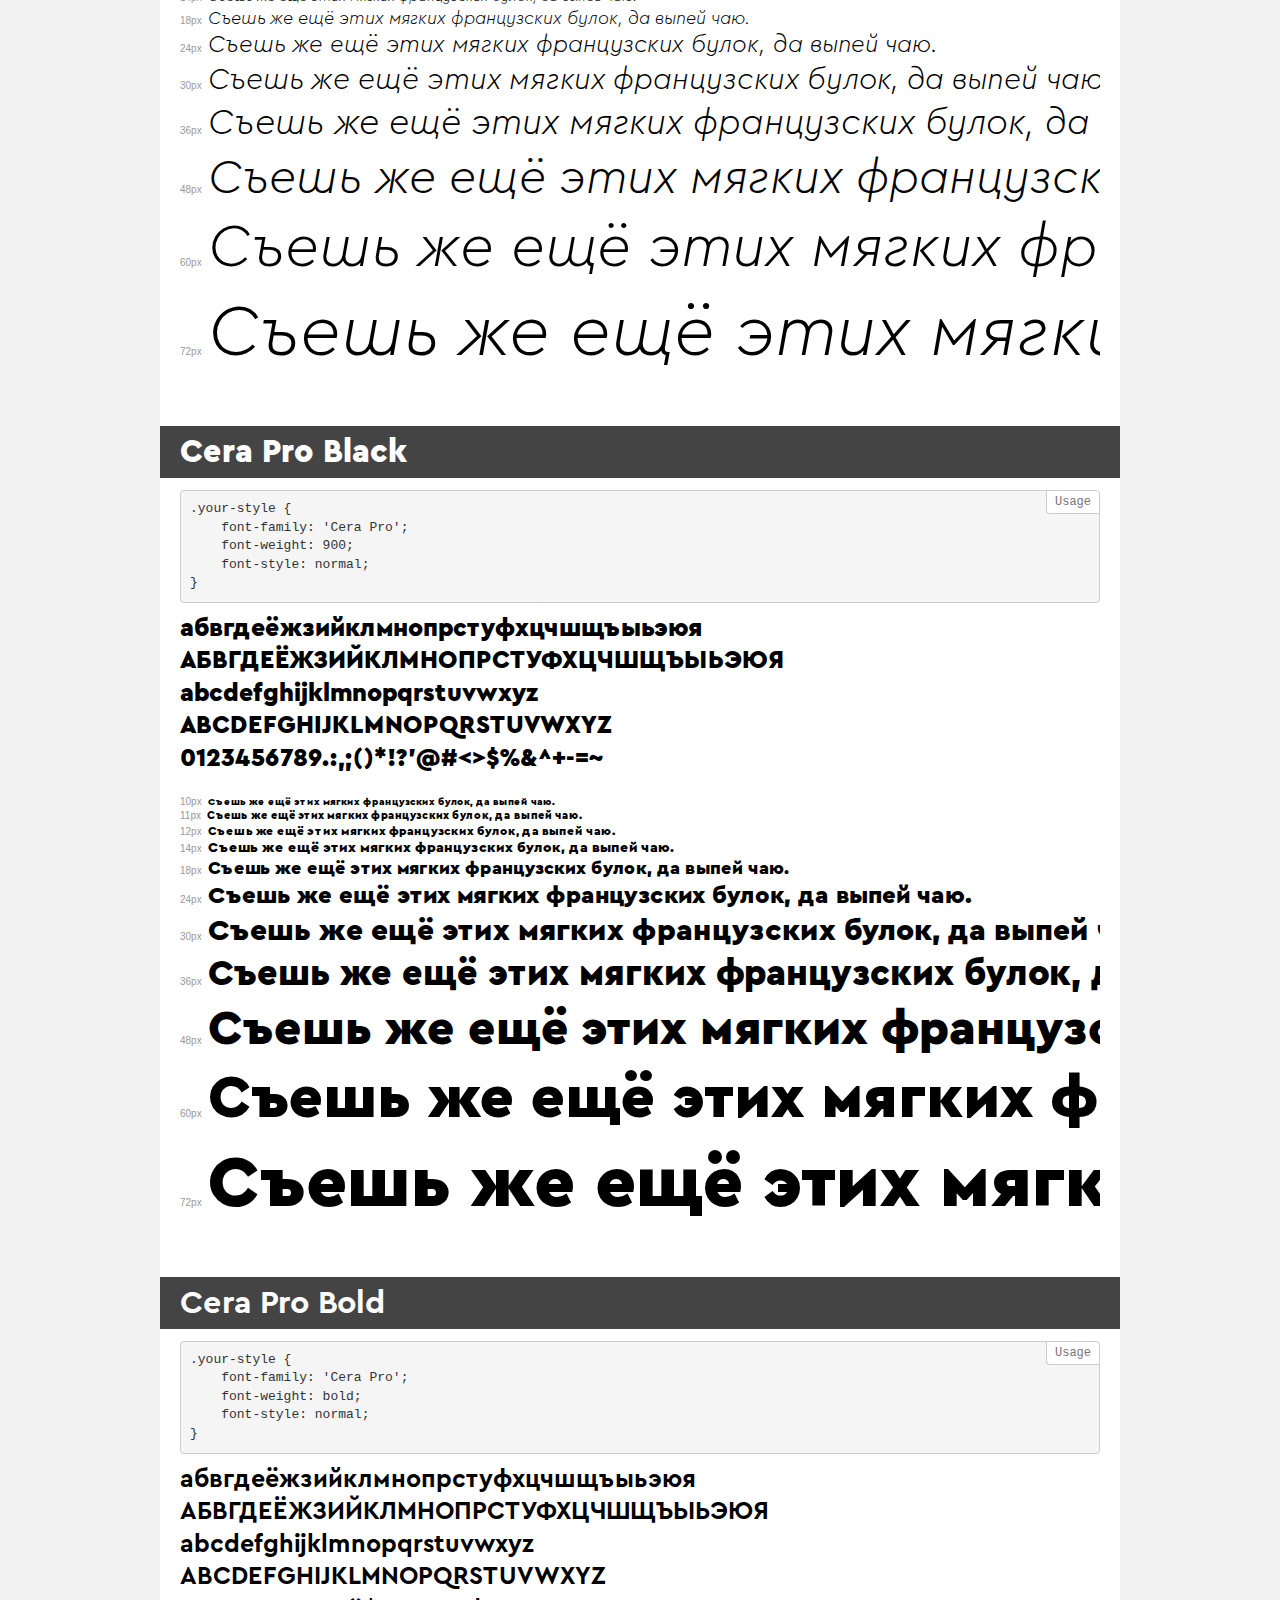
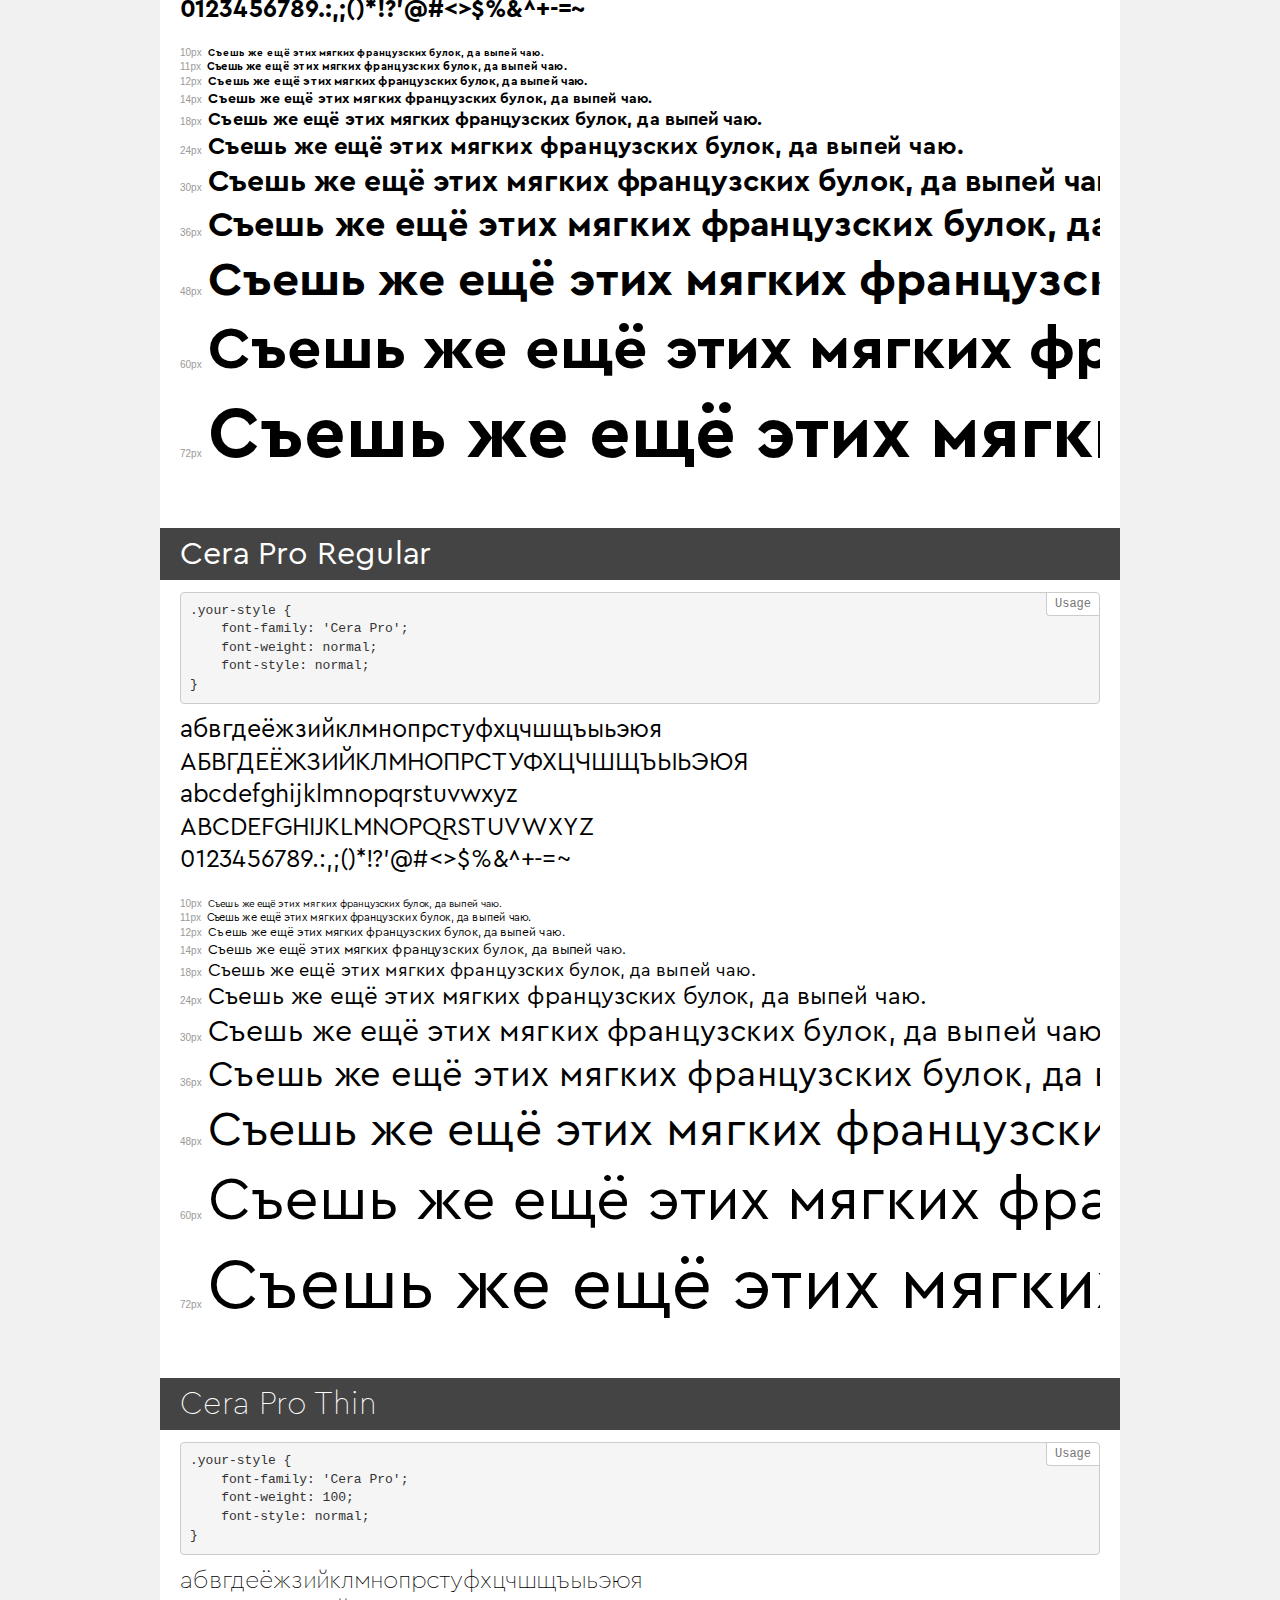
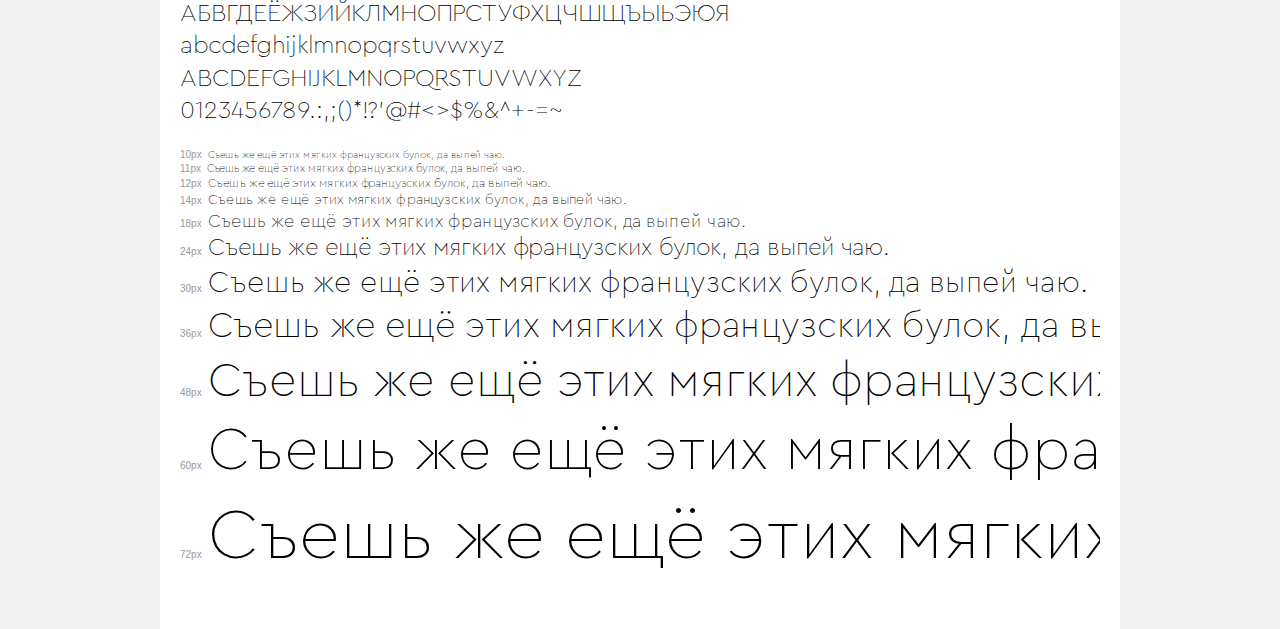
<file: font/demo.html>
<!DOCTYPE html>
<html>
<head>
    <meta charset="utf-8">
    <meta http-equiv="X-UA-Compatible" content="IE=edge">
    <meta name="viewport" content="width=device-width, initial-scale=1">
    <meta name="robots" content="noindex, noarchive">
    <meta name="format-detection" content="telephone=no">
    <title>Transfonter demo</title>
    <link href="stylesheet.css" rel="stylesheet">
    <style>
        /*
        http://meyerweb.com/eric/tools/css/reset/
        v2.0 | 20110126
        License: none (public domain)
        */
        html, body, div, span, applet, object, iframe,
        h1, h2, h3, h4, h5, h6, p, blockquote, pre,
        a, abbr, acronym, address, big, cite, code,
        del, dfn, em, img, ins, kbd, q, s, samp,
        small, strike, strong, sub, sup, tt, var,
        b, u, i, center,
        dl, dt, dd, ol, ul, li,
        fieldset, form, label, legend,
        table, caption, tbody, tfoot, thead, tr, th, td,
        article, aside, canvas, details, embed,
        figure, figcaption, footer, header, hgroup,
        menu, nav, output, ruby, section, summary,
        time, mark, audio, video {
            margin: 0;
            padding: 0;
            border: 0;
            font-size: 100%;
            font: inherit;
            vertical-align: baseline;
        }
        /* HTML5 display-role reset for older browsers */
        article, aside, details, figcaption, figure,
        footer, header, hgroup, menu, nav, section {
            display: block;
        }
        body {
            line-height: 1;
        }
        ol, ul {
            list-style: none;
        }
        blockquote, q {
            quotes: none;
        }
        blockquote:before, blockquote:after,
        q:before, q:after {
            content: '';
            content: none;
        }
        table {
            border-collapse: collapse;
            border-spacing: 0;
        }
        /* common styles */
        body {
            background: #f1f1f1;
            color: #000;
        }
        .page {
            background: #fff;
            width: 920px;
            margin: 0 auto;
            padding: 20px 20px 0 20px;
            overflow: hidden;
        }
        .font-container {
            overflow-x: auto;
            overflow-y: hidden;
            margin-bottom: 40px;
            line-height: 1.3;
            white-space: nowrap;
            padding-bottom: 5px;
        }
        h1 {
            position: relative;
            background: #444;
            font-size: 32px;
            color: #fff;
            padding: 10px 20px;
            margin: 0 -20px 12px -20px;
        }
        .letters {
            font-size: 25px;
            margin-bottom: 20px;
        }
        .s10:before {
            content: '10px';
        }
        .s11:before {
            content: '11px';
        }
        .s12:before {
            content: '12px';
        }
        .s14:before {
            content: '14px';
        }
        .s18:before {
            content: '18px';
        }
        .s24:before {
            content: '24px';
        }
        .s30:before {
            content: '30px';
        }
        .s36:before {
            content: '36px';
        }
        .s48:before {
            content: '48px';
        }
        .s60:before {
            content: '60px';
        }
        .s72:before {
            content: '72px';
        }
        .s10:before, .s11:before, .s12:before, .s14:before,
        .s18:before, .s24:before, .s30:before, .s36:before,
        .s48:before, .s60:before, .s72:before {
            font-family: Arial, sans-serif;
            font-size: 10px;
            font-weight: normal;
            font-style: normal;
            color: #999;
            padding-right: 6px;
        }
        pre {
            display: block;
            position: relative;
            padding: 9px;
            margin: 0 0 10px;
            font-family: Monaco, Menlo, Consolas, "Courier New", monospace !important;
            font-size: 13px;
            line-height: 1.428571429;
            color: #333;
            font-weight: normal !important;
            font-style: normal !important;
            background-color: #f5f5f5;
            border: 1px solid #ccc;
            overflow-x: auto;
            border-radius: 4px;
        }
        pre:after {
            display: block;
            position: absolute;
            right: 0;
            top: 0;
            content: 'Usage';
            line-height: 1;
            padding: 5px 8px;
            font-size: 12px;
            color: #767676;
            background-color: #fff;
            border: 1px solid #ccc;
            border-right: none;
            border-top: none;
            border-radius: 0 4px 0 4px;
            z-index: 10;
        }
        /* responsive */
        @media (max-width: 959px) {
            .page {
                width: auto;
                margin: 0;
            }
        }
    </style>
</head>
<body>
<div class="page">
    <div class="demo" style="font-family: 'Cera Pro'; font-weight: 300; font-style: normal;">
        <h1>Cera Pro Light</h1>
        <pre>.your-style {
    font-family: 'Cera Pro';
    font-weight: 300;
    font-style: normal;
}</pre>
        <div class="font-container">
            <p class="letters">
                абвгдеёжзийклмнопрстуфхцчшщъыьэюя<br>
АБВГДЕЁЖЗИЙКЛМНОПРСТУФХЦЧШЩЪЫЬЭЮЯ<br>
abcdefghijklmnopqrstuvwxyz<br>
ABCDEFGHIJKLMNOPQRSTUVWXYZ<br>
                0123456789.:,;()*!?'@#<>$%&^+-=~
            </p>
            <p class="s10" style="font-size: 10px;">Съешь же ещё этих мягких французских булок, да выпей чаю.</p>
            <p class="s11" style="font-size: 11px;">Съешь же ещё этих мягких французских булок, да выпей чаю.</p>
            <p class="s12" style="font-size: 12px;">Съешь же ещё этих мягких французских булок, да выпей чаю.</p>
            <p class="s14" style="font-size: 14px;">Съешь же ещё этих мягких французских булок, да выпей чаю.</p>
            <p class="s18" style="font-size: 18px;">Съешь же ещё этих мягких французских булок, да выпей чаю.</p>
            <p class="s24" style="font-size: 24px;">Съешь же ещё этих мягких французских булок, да выпей чаю.</p>
            <p class="s30" style="font-size: 30px;">Съешь же ещё этих мягких французских булок, да выпей чаю.</p>
            <p class="s36" style="font-size: 36px;">Съешь же ещё этих мягких французских булок, да выпей чаю.</p>
            <p class="s48" style="font-size: 48px;">Съешь же ещё этих мягких французских булок, да выпей чаю.</p>
            <p class="s60" style="font-size: 60px;">Съешь же ещё этих мягких французских булок, да выпей чаю.</p>
            <p class="s72" style="font-size: 72px;">Съешь же ещё этих мягких французских булок, да выпей чаю.</p>
        </div>
    </div>
    <div class="demo" style="font-family: 'Cera Pro'; font-weight: 500; font-style: italic;">
        <h1>Cera Pro Medium Italic</h1>
        <pre>.your-style {
    font-family: 'Cera Pro';
    font-weight: 500;
    font-style: italic;
}</pre>
        <div class="font-container">
            <p class="letters">
                абвгдеёжзийклмнопрстуфхцчшщъыьэюя<br>
АБВГДЕЁЖЗИЙКЛМНОПРСТУФХЦЧШЩЪЫЬЭЮЯ<br>
abcdefghijklmnopqrstuvwxyz<br>
ABCDEFGHIJKLMNOPQRSTUVWXYZ<br>
                0123456789.:,;()*!?'@#<>$%&^+-=~
            </p>
            <p class="s10" style="font-size: 10px;">Съешь же ещё этих мягких французских булок, да выпей чаю.</p>
            <p class="s11" style="font-size: 11px;">Съешь же ещё этих мягких французских булок, да выпей чаю.</p>
            <p class="s12" style="font-size: 12px;">Съешь же ещё этих мягких французских булок, да выпей чаю.</p>
            <p class="s14" style="font-size: 14px;">Съешь же ещё этих мягких французских булок, да выпей чаю.</p>
            <p class="s18" style="font-size: 18px;">Съешь же ещё этих мягких французских булок, да выпей чаю.</p>
            <p class="s24" style="font-size: 24px;">Съешь же ещё этих мягких французских булок, да выпей чаю.</p>
            <p class="s30" style="font-size: 30px;">Съешь же ещё этих мягких французских булок, да выпей чаю.</p>
            <p class="s36" style="font-size: 36px;">Съешь же ещё этих мягких французских булок, да выпей чаю.</p>
            <p class="s48" style="font-size: 48px;">Съешь же ещё этих мягких французских булок, да выпей чаю.</p>
            <p class="s60" style="font-size: 60px;">Съешь же ещё этих мягких французских булок, да выпей чаю.</p>
            <p class="s72" style="font-size: 72px;">Съешь же ещё этих мягких французских булок, да выпей чаю.</p>
        </div>
    </div>
    <div class="demo" style="font-family: 'Cera Pro'; font-weight: normal; font-style: italic;">
        <h1>Cera Pro Regular Italic</h1>
        <pre>.your-style {
    font-family: 'Cera Pro';
    font-weight: normal;
    font-style: italic;
}</pre>
        <div class="font-container">
            <p class="letters">
                абвгдеёжзийклмнопрстуфхцчшщъыьэюя<br>
АБВГДЕЁЖЗИЙКЛМНОПРСТУФХЦЧШЩЪЫЬЭЮЯ<br>
abcdefghijklmnopqrstuvwxyz<br>
ABCDEFGHIJKLMNOPQRSTUVWXYZ<br>
                0123456789.:,;()*!?'@#<>$%&^+-=~
            </p>
            <p class="s10" style="font-size: 10px;">Съешь же ещё этих мягких французских булок, да выпей чаю.</p>
            <p class="s11" style="font-size: 11px;">Съешь же ещё этих мягких французских булок, да выпей чаю.</p>
            <p class="s12" style="font-size: 12px;">Съешь же ещё этих мягких французских булок, да выпей чаю.</p>
            <p class="s14" style="font-size: 14px;">Съешь же ещё этих мягких французских булок, да выпей чаю.</p>
            <p class="s18" style="font-size: 18px;">Съешь же ещё этих мягких французских булок, да выпей чаю.</p>
            <p class="s24" style="font-size: 24px;">Съешь же ещё этих мягких французских булок, да выпей чаю.</p>
            <p class="s30" style="font-size: 30px;">Съешь же ещё этих мягких французских булок, да выпей чаю.</p>
            <p class="s36" style="font-size: 36px;">Съешь же ещё этих мягких французских булок, да выпей чаю.</p>
            <p class="s48" style="font-size: 48px;">Съешь же ещё этих мягких французских булок, да выпей чаю.</p>
            <p class="s60" style="font-size: 60px;">Съешь же ещё этих мягких французских булок, да выпей чаю.</p>
            <p class="s72" style="font-size: 72px;">Съешь же ещё этих мягких французских булок, да выпей чаю.</p>
        </div>
    </div>
    <div class="demo" style="font-family: 'Cera Pro'; font-weight: 900; font-style: italic;">
        <h1>Cera Pro Black Italic</h1>
        <pre>.your-style {
    font-family: 'Cera Pro';
    font-weight: 900;
    font-style: italic;
}</pre>
        <div class="font-container">
            <p class="letters">
                абвгдеёжзийклмнопрстуфхцчшщъыьэюя<br>
АБВГДЕЁЖЗИЙКЛМНОПРСТУФХЦЧШЩЪЫЬЭЮЯ<br>
abcdefghijklmnopqrstuvwxyz<br>
ABCDEFGHIJKLMNOPQRSTUVWXYZ<br>
                0123456789.:,;()*!?'@#<>$%&^+-=~
            </p>
            <p class="s10" style="font-size: 10px;">Съешь же ещё этих мягких французских булок, да выпей чаю.</p>
            <p class="s11" style="font-size: 11px;">Съешь же ещё этих мягких французских булок, да выпей чаю.</p>
            <p class="s12" style="font-size: 12px;">Съешь же ещё этих мягких французских булок, да выпей чаю.</p>
            <p class="s14" style="font-size: 14px;">Съешь же ещё этих мягких французских булок, да выпей чаю.</p>
            <p class="s18" style="font-size: 18px;">Съешь же ещё этих мягких французских булок, да выпей чаю.</p>
            <p class="s24" style="font-size: 24px;">Съешь же ещё этих мягких французских булок, да выпей чаю.</p>
            <p class="s30" style="font-size: 30px;">Съешь же ещё этих мягких французских булок, да выпей чаю.</p>
            <p class="s36" style="font-size: 36px;">Съешь же ещё этих мягких французских булок, да выпей чаю.</p>
            <p class="s48" style="font-size: 48px;">Съешь же ещё этих мягких французских булок, да выпей чаю.</p>
            <p class="s60" style="font-size: 60px;">Съешь же ещё этих мягких французских булок, да выпей чаю.</p>
            <p class="s72" style="font-size: 72px;">Съешь же ещё этих мягких французских булок, да выпей чаю.</p>
        </div>
    </div>
    <div class="demo" style="font-family: 'Cera Pro'; font-weight: 500; font-style: normal;">
        <h1>Cera Pro Medium</h1>
        <pre>.your-style {
    font-family: 'Cera Pro';
    font-weight: 500;
    font-style: normal;
}</pre>
        <div class="font-container">
            <p class="letters">
                абвгдеёжзийклмнопрстуфхцчшщъыьэюя<br>
АБВГДЕЁЖЗИЙКЛМНОПРСТУФХЦЧШЩЪЫЬЭЮЯ<br>
abcdefghijklmnopqrstuvwxyz<br>
ABCDEFGHIJKLMNOPQRSTUVWXYZ<br>
                0123456789.:,;()*!?'@#<>$%&^+-=~
            </p>
            <p class="s10" style="font-size: 10px;">Съешь же ещё этих мягких французских булок, да выпей чаю.</p>
            <p class="s11" style="font-size: 11px;">Съешь же ещё этих мягких французских булок, да выпей чаю.</p>
            <p class="s12" style="font-size: 12px;">Съешь же ещё этих мягких французских булок, да выпей чаю.</p>
            <p class="s14" style="font-size: 14px;">Съешь же ещё этих мягких французских булок, да выпей чаю.</p>
            <p class="s18" style="font-size: 18px;">Съешь же ещё этих мягких французских булок, да выпей чаю.</p>
            <p class="s24" style="font-size: 24px;">Съешь же ещё этих мягких французских булок, да выпей чаю.</p>
            <p class="s30" style="font-size: 30px;">Съешь же ещё этих мягких французских булок, да выпей чаю.</p>
            <p class="s36" style="font-size: 36px;">Съешь же ещё этих мягких французских булок, да выпей чаю.</p>
            <p class="s48" style="font-size: 48px;">Съешь же ещё этих мягких французских булок, да выпей чаю.</p>
            <p class="s60" style="font-size: 60px;">Съешь же ещё этих мягких французских булок, да выпей чаю.</p>
            <p class="s72" style="font-size: 72px;">Съешь же ещё этих мягких французских булок, да выпей чаю.</p>
        </div>
    </div>
    <div class="demo" style="font-family: 'Cera Pro'; font-weight: bold; font-style: italic;">
        <h1>Cera Pro Bold Italic</h1>
        <pre>.your-style {
    font-family: 'Cera Pro';
    font-weight: bold;
    font-style: italic;
}</pre>
        <div class="font-container">
            <p class="letters">
                абвгдеёжзийклмнопрстуфхцчшщъыьэюя<br>
АБВГДЕЁЖЗИЙКЛМНОПРСТУФХЦЧШЩЪЫЬЭЮЯ<br>
abcdefghijklmnopqrstuvwxyz<br>
ABCDEFGHIJKLMNOPQRSTUVWXYZ<br>
                0123456789.:,;()*!?'@#<>$%&^+-=~
            </p>
            <p class="s10" style="font-size: 10px;">Съешь же ещё этих мягких французских булок, да выпей чаю.</p>
            <p class="s11" style="font-size: 11px;">Съешь же ещё этих мягких французских булок, да выпей чаю.</p>
            <p class="s12" style="font-size: 12px;">Съешь же ещё этих мягких французских булок, да выпей чаю.</p>
            <p class="s14" style="font-size: 14px;">Съешь же ещё этих мягких французских булок, да выпей чаю.</p>
            <p class="s18" style="font-size: 18px;">Съешь же ещё этих мягких французских булок, да выпей чаю.</p>
            <p class="s24" style="font-size: 24px;">Съешь же ещё этих мягких французских булок, да выпей чаю.</p>
            <p class="s30" style="font-size: 30px;">Съешь же ещё этих мягких французских булок, да выпей чаю.</p>
            <p class="s36" style="font-size: 36px;">Съешь же ещё этих мягких французских булок, да выпей чаю.</p>
            <p class="s48" style="font-size: 48px;">Съешь же ещё этих мягких французских булок, да выпей чаю.</p>
            <p class="s60" style="font-size: 60px;">Съешь же ещё этих мягких французских булок, да выпей чаю.</p>
            <p class="s72" style="font-size: 72px;">Съешь же ещё этих мягких французских булок, да выпей чаю.</p>
        </div>
    </div>
    <div class="demo" style="font-family: 'Cera Pro'; font-weight: 100; font-style: italic;">
        <h1>Cera Pro Thin Italic</h1>
        <pre>.your-style {
    font-family: 'Cera Pro';
    font-weight: 100;
    font-style: italic;
}</pre>
        <div class="font-container">
            <p class="letters">
                абвгдеёжзийклмнопрстуфхцчшщъыьэюя<br>
АБВГДЕЁЖЗИЙКЛМНОПРСТУФХЦЧШЩЪЫЬЭЮЯ<br>
abcdefghijklmnopqrstuvwxyz<br>
ABCDEFGHIJKLMNOPQRSTUVWXYZ<br>
                0123456789.:,;()*!?'@#<>$%&^+-=~
            </p>
            <p class="s10" style="font-size: 10px;">Съешь же ещё этих мягких французских булок, да выпей чаю.</p>
            <p class="s11" style="font-size: 11px;">Съешь же ещё этих мягких французских булок, да выпей чаю.</p>
            <p class="s12" style="font-size: 12px;">Съешь же ещё этих мягких французских булок, да выпей чаю.</p>
            <p class="s14" style="font-size: 14px;">Съешь же ещё этих мягких французских булок, да выпей чаю.</p>
            <p class="s18" style="font-size: 18px;">Съешь же ещё этих мягких французских булок, да выпей чаю.</p>
            <p class="s24" style="font-size: 24px;">Съешь же ещё этих мягких французских булок, да выпей чаю.</p>
            <p class="s30" style="font-size: 30px;">Съешь же ещё этих мягких французских булок, да выпей чаю.</p>
            <p class="s36" style="font-size: 36px;">Съешь же ещё этих мягких французских булок, да выпей чаю.</p>
            <p class="s48" style="font-size: 48px;">Съешь же ещё этих мягких французских булок, да выпей чаю.</p>
            <p class="s60" style="font-size: 60px;">Съешь же ещё этих мягких французских булок, да выпей чаю.</p>
            <p class="s72" style="font-size: 72px;">Съешь же ещё этих мягких французских булок, да выпей чаю.</p>
        </div>
    </div>
    <div class="demo" style="font-family: 'Cera Pro'; font-weight: 300; font-style: italic;">
        <h1>Cera Pro Light Italic</h1>
        <pre>.your-style {
    font-family: 'Cera Pro';
    font-weight: 300;
    font-style: italic;
}</pre>
        <div class="font-container">
            <p class="letters">
                абвгдеёжзийклмнопрстуфхцчшщъыьэюя<br>
АБВГДЕЁЖЗИЙКЛМНОПРСТУФХЦЧШЩЪЫЬЭЮЯ<br>
abcdefghijklmnopqrstuvwxyz<br>
ABCDEFGHIJKLMNOPQRSTUVWXYZ<br>
                0123456789.:,;()*!?'@#<>$%&^+-=~
            </p>
            <p class="s10" style="font-size: 10px;">Съешь же ещё этих мягких французских булок, да выпей чаю.</p>
            <p class="s11" style="font-size: 11px;">Съешь же ещё этих мягких французских булок, да выпей чаю.</p>
            <p class="s12" style="font-size: 12px;">Съешь же ещё этих мягких французских булок, да выпей чаю.</p>
            <p class="s14" style="font-size: 14px;">Съешь же ещё этих мягких французских булок, да выпей чаю.</p>
            <p class="s18" style="font-size: 18px;">Съешь же ещё этих мягких французских булок, да выпей чаю.</p>
            <p class="s24" style="font-size: 24px;">Съешь же ещё этих мягких французских булок, да выпей чаю.</p>
            <p class="s30" style="font-size: 30px;">Съешь же ещё этих мягких французских булок, да выпей чаю.</p>
            <p class="s36" style="font-size: 36px;">Съешь же ещё этих мягких французских булок, да выпей чаю.</p>
            <p class="s48" style="font-size: 48px;">Съешь же ещё этих мягких французских булок, да выпей чаю.</p>
            <p class="s60" style="font-size: 60px;">Съешь же ещё этих мягких французских булок, да выпей чаю.</p>
            <p class="s72" style="font-size: 72px;">Съешь же ещё этих мягких французских булок, да выпей чаю.</p>
        </div>
    </div>
    <div class="demo" style="font-family: 'Cera Pro'; font-weight: 900; font-style: normal;">
        <h1>Cera Pro Black</h1>
        <pre>.your-style {
    font-family: 'Cera Pro';
    font-weight: 900;
    font-style: normal;
}</pre>
        <div class="font-container">
            <p class="letters">
                абвгдеёжзийклмнопрстуфхцчшщъыьэюя<br>
АБВГДЕЁЖЗИЙКЛМНОПРСТУФХЦЧШЩЪЫЬЭЮЯ<br>
abcdefghijklmnopqrstuvwxyz<br>
ABCDEFGHIJKLMNOPQRSTUVWXYZ<br>
                0123456789.:,;()*!?'@#<>$%&^+-=~
            </p>
            <p class="s10" style="font-size: 10px;">Съешь же ещё этих мягких французских булок, да выпей чаю.</p>
            <p class="s11" style="font-size: 11px;">Съешь же ещё этих мягких французских булок, да выпей чаю.</p>
            <p class="s12" style="font-size: 12px;">Съешь же ещё этих мягких французских булок, да выпей чаю.</p>
            <p class="s14" style="font-size: 14px;">Съешь же ещё этих мягких французских булок, да выпей чаю.</p>
            <p class="s18" style="font-size: 18px;">Съешь же ещё этих мягких французских булок, да выпей чаю.</p>
            <p class="s24" style="font-size: 24px;">Съешь же ещё этих мягких французских булок, да выпей чаю.</p>
            <p class="s30" style="font-size: 30px;">Съешь же ещё этих мягких французских булок, да выпей чаю.</p>
            <p class="s36" style="font-size: 36px;">Съешь же ещё этих мягких французских булок, да выпей чаю.</p>
            <p class="s48" style="font-size: 48px;">Съешь же ещё этих мягких французских булок, да выпей чаю.</p>
            <p class="s60" style="font-size: 60px;">Съешь же ещё этих мягких французских булок, да выпей чаю.</p>
            <p class="s72" style="font-size: 72px;">Съешь же ещё этих мягких французских булок, да выпей чаю.</p>
        </div>
    </div>
    <div class="demo" style="font-family: 'Cera Pro'; font-weight: bold; font-style: normal;">
        <h1>Cera Pro Bold</h1>
        <pre>.your-style {
    font-family: 'Cera Pro';
    font-weight: bold;
    font-style: normal;
}</pre>
        <div class="font-container">
            <p class="letters">
                абвгдеёжзийклмнопрстуфхцчшщъыьэюя<br>
АБВГДЕЁЖЗИЙКЛМНОПРСТУФХЦЧШЩЪЫЬЭЮЯ<br>
abcdefghijklmnopqrstuvwxyz<br>
ABCDEFGHIJKLMNOPQRSTUVWXYZ<br>
                0123456789.:,;()*!?'@#<>$%&^+-=~
            </p>
            <p class="s10" style="font-size: 10px;">Съешь же ещё этих мягких французских булок, да выпей чаю.</p>
            <p class="s11" style="font-size: 11px;">Съешь же ещё этих мягких французских булок, да выпей чаю.</p>
            <p class="s12" style="font-size: 12px;">Съешь же ещё этих мягких французских булок, да выпей чаю.</p>
            <p class="s14" style="font-size: 14px;">Съешь же ещё этих мягких французских булок, да выпей чаю.</p>
            <p class="s18" style="font-size: 18px;">Съешь же ещё этих мягких французских булок, да выпей чаю.</p>
            <p class="s24" style="font-size: 24px;">Съешь же ещё этих мягких французских булок, да выпей чаю.</p>
            <p class="s30" style="font-size: 30px;">Съешь же ещё этих мягких французских булок, да выпей чаю.</p>
            <p class="s36" style="font-size: 36px;">Съешь же ещё этих мягких французских булок, да выпей чаю.</p>
            <p class="s48" style="font-size: 48px;">Съешь же ещё этих мягких французских булок, да выпей чаю.</p>
            <p class="s60" style="font-size: 60px;">Съешь же ещё этих мягких французских булок, да выпей чаю.</p>
            <p class="s72" style="font-size: 72px;">Съешь же ещё этих мягких французских булок, да выпей чаю.</p>
        </div>
    </div>
    <div class="demo" style="font-family: 'Cera Pro'; font-weight: normal; font-style: normal;">
        <h1>Cera Pro Regular</h1>
        <pre>.your-style {
    font-family: 'Cera Pro';
    font-weight: normal;
    font-style: normal;
}</pre>
        <div class="font-container">
            <p class="letters">
                абвгдеёжзийклмнопрстуфхцчшщъыьэюя<br>
АБВГДЕЁЖЗИЙКЛМНОПРСТУФХЦЧШЩЪЫЬЭЮЯ<br>
abcdefghijklmnopqrstuvwxyz<br>
ABCDEFGHIJKLMNOPQRSTUVWXYZ<br>
                0123456789.:,;()*!?'@#<>$%&^+-=~
            </p>
            <p class="s10" style="font-size: 10px;">Съешь же ещё этих мягких французских булок, да выпей чаю.</p>
            <p class="s11" style="font-size: 11px;">Съешь же ещё этих мягких французских булок, да выпей чаю.</p>
            <p class="s12" style="font-size: 12px;">Съешь же ещё этих мягких французских булок, да выпей чаю.</p>
            <p class="s14" style="font-size: 14px;">Съешь же ещё этих мягких французских булок, да выпей чаю.</p>
            <p class="s18" style="font-size: 18px;">Съешь же ещё этих мягких французских булок, да выпей чаю.</p>
            <p class="s24" style="font-size: 24px;">Съешь же ещё этих мягких французских булок, да выпей чаю.</p>
            <p class="s30" style="font-size: 30px;">Съешь же ещё этих мягких французских булок, да выпей чаю.</p>
            <p class="s36" style="font-size: 36px;">Съешь же ещё этих мягких французских булок, да выпей чаю.</p>
            <p class="s48" style="font-size: 48px;">Съешь же ещё этих мягких французских булок, да выпей чаю.</p>
            <p class="s60" style="font-size: 60px;">Съешь же ещё этих мягких французских булок, да выпей чаю.</p>
            <p class="s72" style="font-size: 72px;">Съешь же ещё этих мягких французских булок, да выпей чаю.</p>
        </div>
    </div>
    <div class="demo" style="font-family: 'Cera Pro'; font-weight: 100; font-style: normal;">
        <h1>Cera Pro Thin</h1>
        <pre>.your-style {
    font-family: 'Cera Pro';
    font-weight: 100;
    font-style: normal;
}</pre>
        <div class="font-container">
            <p class="letters">
                абвгдеёжзийклмнопрстуфхцчшщъыьэюя<br>
АБВГДЕЁЖЗИЙКЛМНОПРСТУФХЦЧШЩЪЫЬЭЮЯ<br>
abcdefghijklmnopqrstuvwxyz<br>
ABCDEFGHIJKLMNOPQRSTUVWXYZ<br>
                0123456789.:,;()*!?'@#<>$%&^+-=~
            </p>
            <p class="s10" style="font-size: 10px;">Съешь же ещё этих мягких французских булок, да выпей чаю.</p>
            <p class="s11" style="font-size: 11px;">Съешь же ещё этих мягких французских булок, да выпей чаю.</p>
            <p class="s12" style="font-size: 12px;">Съешь же ещё этих мягких французских булок, да выпей чаю.</p>
            <p class="s14" style="font-size: 14px;">Съешь же ещё этих мягких французских булок, да выпей чаю.</p>
            <p class="s18" style="font-size: 18px;">Съешь же ещё этих мягких французских булок, да выпей чаю.</p>
            <p class="s24" style="font-size: 24px;">Съешь же ещё этих мягких французских булок, да выпей чаю.</p>
            <p class="s30" style="font-size: 30px;">Съешь же ещё этих мягких французских булок, да выпей чаю.</p>
            <p class="s36" style="font-size: 36px;">Съешь же ещё этих мягких французских булок, да выпей чаю.</p>
            <p class="s48" style="font-size: 48px;">Съешь же ещё этих мягких французских булок, да выпей чаю.</p>
            <p class="s60" style="font-size: 60px;">Съешь же ещё этих мягких французских булок, да выпей чаю.</p>
            <p class="s72" style="font-size: 72px;">Съешь же ещё этих мягких французских булок, да выпей чаю.</p>
        </div>
    </div>
</div>
</body>
</html>
</file>
<file: font/stylesheet.css>
@font-face {
    font-family: 'Cera Pro';
    src: url('CeraPro-Light.eot');
    src: local('Cera Pro Light'), local('CeraPro-Light'),
        url('CeraPro-Light.eot?#iefix') format('embedded-opentype'),
        url('CeraPro-Light.woff2') format('woff2'),
        url('CeraPro-Light.woff') format('woff'),
        url('CeraPro-Light.ttf') format('truetype');
    font-weight: 300;
    font-style: normal;
}

@font-face {
    font-family: 'Cera Pro';
    src: url('CeraPro-MediumItalic.eot');
    src: local('Cera Pro Medium Italic'), local('CeraPro-MediumItalic'),
        url('CeraPro-MediumItalic.eot?#iefix') format('embedded-opentype'),
        url('CeraPro-MediumItalic.woff2') format('woff2'),
        url('CeraPro-MediumItalic.woff') format('woff'),
        url('CeraPro-MediumItalic.ttf') format('truetype');
    font-weight: 500;
    font-style: italic;
}

@font-face {
    font-family: 'Cera Pro';
    src: url('CeraPro-RegularItalic.eot');
    src: local('Cera Pro Regular Italic'), local('CeraPro-RegularItalic'),
        url('CeraPro-RegularItalic.eot?#iefix') format('embedded-opentype'),
        url('CeraPro-RegularItalic.woff2') format('woff2'),
        url('CeraPro-RegularItalic.woff') format('woff'),
        url('CeraPro-RegularItalic.ttf') format('truetype');
    font-weight: normal;
    font-style: italic;
}

@font-face {
    font-family: 'Cera Pro';
    src: url('CeraPro-BlackItalic.eot');
    src: local('Cera Pro Black Italic'), local('CeraPro-BlackItalic'),
        url('CeraPro-BlackItalic.eot?#iefix') format('embedded-opentype'),
        url('CeraPro-BlackItalic.woff2') format('woff2'),
        url('CeraPro-BlackItalic.woff') format('woff'),
        url('CeraPro-BlackItalic.ttf') format('truetype');
    font-weight: 900;
    font-style: italic;
}

@font-face {
    font-family: 'Cera Pro';
    src: url('CeraPro-Medium.eot');
    src: local('Cera Pro Medium'), local('CeraPro-Medium'),
        url('CeraPro-Medium.eot?#iefix') format('embedded-opentype'),
        url('CeraPro-Medium.woff2') format('woff2'),
        url('CeraPro-Medium.woff') format('woff'),
        url('CeraPro-Medium.ttf') format('truetype');
    font-weight: 500;
    font-style: normal;
}

@font-face {
    font-family: 'Cera Pro';
    src: url('CeraPro-BoldItalic.eot');
    src: local('Cera Pro Bold Italic'), local('CeraPro-BoldItalic'),
        url('CeraPro-BoldItalic.eot?#iefix') format('embedded-opentype'),
        url('CeraPro-BoldItalic.woff2') format('woff2'),
        url('CeraPro-BoldItalic.woff') format('woff'),
        url('CeraPro-BoldItalic.ttf') format('truetype');
    font-weight: bold;
    font-style: italic;
}

@font-face {
    font-family: 'Cera Pro';
    src: url('CeraPro-ThinItalic.eot');
    src: local('Cera Pro Thin Italic'), local('CeraPro-ThinItalic'),
        url('CeraPro-ThinItalic.eot?#iefix') format('embedded-opentype'),
        url('CeraPro-ThinItalic.woff2') format('woff2'),
        url('CeraPro-ThinItalic.woff') format('woff'),
        url('CeraPro-ThinItalic.ttf') format('truetype');
    font-weight: 100;
    font-style: italic;
}

@font-face {
    font-family: 'Cera Pro';
    src: url('CeraPro-LightItalic.eot');
    src: local('Cera Pro Light Italic'), local('CeraPro-LightItalic'),
        url('CeraPro-LightItalic.eot?#iefix') format('embedded-opentype'),
        url('CeraPro-LightItalic.woff2') format('woff2'),
        url('CeraPro-LightItalic.woff') format('woff'),
        url('CeraPro-LightItalic.ttf') format('truetype');
    font-weight: 300;
    font-style: italic;
}

@font-face {
    font-family: 'Cera Pro';
    src: url('CeraPro-Black.eot');
    src: local('Cera Pro Black'), local('CeraPro-Black'),
        url('CeraPro-Black.eot?#iefix') format('embedded-opentype'),
        url('CeraPro-Black.woff2') format('woff2'),
        url('CeraPro-Black.woff') format('woff'),
        url('CeraPro-Black.ttf') format('truetype');
    font-weight: 900;
    font-style: normal;
}

@font-face {
    font-family: 'Cera Pro';
    src: url('CeraPro-Bold.eot');
    src: local('Cera Pro Bold'), local('CeraPro-Bold'),
        url('CeraPro-Bold.eot?#iefix') format('embedded-opentype'),
        url('CeraPro-Bold.woff2') format('woff2'),
        url('CeraPro-Bold.woff') format('woff'),
        url('CeraPro-Bold.ttf') format('truetype');
    font-weight: bold;
    font-style: normal;
}

@font-face {
    font-family: 'Cera Pro';
    src: url('CeraPro-Regular.eot');
    src: local('Cera Pro Regular'), local('CeraPro-Regular'),
        url('CeraPro-Regular.eot?#iefix') format('embedded-opentype'),
        url('CeraPro-Regular.woff2') format('woff2'),
        url('CeraPro-Regular.woff') format('woff'),
        url('CeraPro-Regular.ttf') format('truetype');
    font-weight: normal;
    font-style: normal;
}

@font-face {
    font-family: 'Cera Pro';
    src: url('CeraPro-Thin.eot');
    src: local('Cera Pro Thin'), local('CeraPro-Thin'),
        url('CeraPro-Thin.eot?#iefix') format('embedded-opentype'),
        url('CeraPro-Thin.woff2') format('woff2'),
        url('CeraPro-Thin.woff') format('woff'),
        url('CeraPro-Thin.ttf') format('truetype');
    font-weight: 100;
    font-style: normal;
}
</file>
<file: css/styles.css>
* {
  box-sizing: border-box;
}

body {
  font-family: "Cera Pro";
  font-weight: 400;
  font-style: normal;
}

.wrapper {
  width: 1200px;
  margin-left: auto;
  margin-right: auto;
}

.button {
  background-color: #46A358;
  border-radius: 6px;
  color: #FFFFFF;
  font-size: 16px;
  border: 1px solid white;
  display: inline-block;
}

.logout {
  width: 100px;
  height: 35px;
  background-color: #46A358;
  border-radius: 6px;
  color: #FFFFFF;
  font-size: 16px;
  border: 1px solid white;
  text-decoration: none;
  align-items: center;
  justify-content: center;
  display: flex;
  gap: 5px;
}

.link {
  text-decoration: none;
  color: #3D3D3D;
  font-size: 16px;
  line-height: 20px;
  margin-left: 50px;
  padding-bottom: 25px;
  position: relative;
}

.logo {
  text-decoration: none;
  vertical-align: top;
  display: inline-block;
}

.link::after {
  display: none;
  position: absolute;
  content: " ";
  padding-bottom: 45px;
  border-bottom: 3px solid #46A358;
  z-index: 1;
  top: 0;
  left: 0;
  right: 0;
}

.link:hover::after {
  display: block;
}

.logo img {
  display: block;
}

.menu {
  display: flex;
  justify-content: space-between;
  padding-top: 30px;
  border-bottom: 1px solid #F5F5F5;
}

.content-shop {
  display: flex;
  background-color: #F5F5F5;
  margin-top: 12px;
  width: 1200px;
  justify-content: space-around;
}

.text {
  align-content: center;
}

.text-h2 {
  width: 205px;
  margin: 0;
  font-size: 14px;
  line-height: 16px;
  color: #3D3D3D;
  text-align: left;
}

.text-h1 {
  width: 530px;
  font-size: 60px;
  line-height: 60px;
  color: #3D3D3D;
  margin-top: 5px;
  margin-bottom: 0;
  text-align: left;
}

.word {
  font-size: 60px;
  line-height: 60px;
  color: #46A358;
}

.text-h3 {
  width: 555px;
  font-size: 14px;
  line-height: 24px;
  color: #727272;
  margin: 0;
  margin-top: 5px;
  display: block;
  font-weight: normal;
  text-align: left;
}

.shop {
  width: 140px;
  height: 40px;
  margin-top: 45px;
}

.log-img {
  vertical-align: middle;
}

.button:hover {
  background-color: chocolate;
  color: #3D3D3D;
  font-weight: bold;
  transition-duration: 1s;
}

.logout:hover {
  background-color: chocolate;
  color: #3D3D3D;
  font-weight: bold;
  transition-duration: 1s;
}

.size {
  font-size: 25px;
}

.icons {
  display: flex;
  height: 35px;
  gap: 30px;
  align-items: center;
}

.log-icons {
  display: flex;
  gap: 30px;
}

.menu-left {
  display: flex;
  justify-content: space-between;
  font-size: 15px;
  line-height: 40px;
  margin-left: 12px;
  margin-top: 7px;
}

.sale {
  width: 310px;
  height: 470px;
}

.right {
  width: 840px;
}

.left {
  width: 310px;
  background-color: #FBFBFB;
}

.card {
  text-align: left;
  text-align: center;
  position: relative;
}

.card:nth-child(3n) {
  margin-right: 0;
}

.product {
  margin-top: 30px;
  width: 250px;
  height: 250px;
  object-fit: contain;
  background-color: #FBFBFB;
}

.price {
  margin-top: 6px;
  color: #46A358;
  font-size: 18px;
  font-weight: bold;
  text-align: left;
  margin: 0;
}

.nav {
  display: flex;
  margin: 0;
  margin-bottom: 31px;
  text-decoration: none;
  justify-content: space-between;
}

.element {
  text-decoration: none;
  font-size: 15px;
  color: #3D3D3D;
  line-height: 40px;
  display: block;
}

.pages {
  margin-top: 90px;
  display: flex;
  justify-content: end;
}

.cell {
  border: 1px solid #E5E5E5;
  border-radius: 4px;
  width: 35px;
  height: 35px;
  font-size: 18px;
  text-decoration: none;
  align-content: center;
  margin-right: 10px;
  text-align: center;
  color: #3D3D3D;
}

.cell:hover {
  background-color: #46A358;
  border: 1px solid #46A358;
  border-radius: 4px;
  color: #E5E5E5;
}

.nav-element-left {
  text-decoration: none;
  font-size: 15px;
  color: #3D3D3D;
  margin-right: 35px;
}

.nav-element-rigth {
  text-decoration: none;
  font-size: 15px;
  color: #3D3D3D;
  text-align: left;
}

.icon {
  width: 20px;
  height: 20px;
  vertical-align: middle;
}

.element:hover {
  color: #46A358;
  font-weight: bold;
}

.cell:nth-child(5) {
  margin-right: 0;
}

.nav-element-left:nth-child(3) {
  margin-right: 0;
}

.nav-element-left:hover {
  color: #46A358;
  font-size: 15px;
  font-weight: bold;
  padding-bottom: 10px;
  border-bottom: 2px solid #46A358;
}

.title-card {
  font-size: 16px;
  line-height: 16px;
  color: #3D3D3D;
  margin: 0;
  text-align: left;
  margin-top: 12px;
}

.name {
  margin: 0;
  font-size: 18px;
  font-weight: bold;
  line-height: 16px;
  color: #3D3D3D;
}

.fon {
  width: 258px;
  height: 300px;
  background-color: #FBFBFB;
  position: relative;
}

.shop-content {
  padding-top: 26px;
}

.left-right {
  display: flex;
  justify-content: space-between;
}

.content {
  display: flex;
  flex-wrap: wrap;
  gap: 70px 33px;
}

.left-container {
  display: block;
  padding-top: 14px;
  padding-left: 18px;
  padding-right: 24px;
}

.card-hover {
  display: none;
  position: absolute;
  left: 0;
  right: 0;
  bottom: 7px;
}

.card:hover .card-hover {
  display: flex;
  justify-content: center;
  gap: 26px;
}

.card::before {
  content: "";
  height: 1px;
  background-color: #46A358;
  position: absolute;
  top: 0;
  left: 0;
  right: 0;
  display: none;
  z-index: 1;
}

.card:hover::before {
  display: block;
}

.card-sale {
  position: absolute;
  left: 0;
  top: 14px;
  background-color: #46A358;
  z-index: 2;
  font-size: 16px;
  color: #FBFBFB;
  padding: 7px;
}

.link-menu {
  display: none;
  position: absolute;
  flex-direction: column;
  width: 180px;
  left: 0;
  padding-bottom: 8px;
  padding-top: 58px;
}

.navigation {
  display: flex;
}

.nav-link {
  display: flex;
  position: relative;
}

.link-menu-item {
  display: flex;
  align-items: center;
  justify-content: space-between;
  text-decoration: none;
  padding-left: 14px;
  padding-right: 10px;
  padding-top: 4px;
  padding-bottom: 4px;
  font-size: 16px;
  font-weight: 400;
  line-height: 20px;
  color: #3D3D3D;
  position: relative;
  background-color: #EDF6EE;
}

.nav-link:hover .link-menu {
  display: flex;
}

.link-menu-icon {
  width: 10px;
  height: 6px;
}

.link-menu-sublevel {
  position: absolute;
  background-color: #EDF6EE;
  flex-direction: column;
  width: 178px;
  display: none;
  left: calc(100% + 2px);
  top: -300%;
  padding-bottom: 8px;
}

.link-sublevel {
  display: flex;
  text-decoration: none;
  padding-left: 14px;
  padding-top: 8px;
  font-size: 16px;
  font-weight: 400;
  line-height: 20px;
  color: #3D3D3D;
}

.nav-link-sublevel {
  position: relative;
}

.nav-link-sublevel:hover .link-menu-sublevel {
  display: flex;
}

.nav-link-sublevel:hover .link-menu-item img {
  transform: rotate(180deg);
}

.nav-link-sublevel:hover .link-menu-item {
  background-color: #1A712A;
  font-weight: 700;
  font-size: 16px;
  color: #FFFFFF;
}

.form-text {
  text-decoration: none;
  font-size: 20px;
  letter-spacing: 1px;
  font-family: "Cera Pro";
  font-style: normal;
  font-weight: 500;
}

.login {
  color: #3D3D3D;
  font-weight: bold;
}

.register {
  color: #46A358;
  font-weight: bold;
}

.text-form {
  font-size: 13px;
  text-align: center;
}

.form-button {
  background-color: #46A358;
  color: #FFFFFF;
  width: 300px;
  height: 45px;
  font-weight: bold;
  border-radius: 5px;
  border: 1px solid #46A358;
  margin-top: 41px;
  margin-bottom: 36px;
  display: block;
  margin-left: auto;
  margin-right: auto;
}

.input-text {
  width: 300px;
  height: 40px;
  border-radius: 5px;
  border: 1px solid #EAEAEA;
  font-size: 14px;
  color: #A5A5A5;
  display: block;
  margin-left: auto;
  margin-right: auto;
  margin-top: 16px;
}

.link-reg {
  text-decoration: none;
  font-size: 13px;
  color: #727272;
}

.conteiner {
  border: 1px solid #EAEAEA;
  width: 300px;
  height: 40px;
  border-radius: 5px;
  display: block;
  margin-left: auto;
  margin-right: auto;
}

.google {
  margin-top: 27px;
  text-align: center;
  align-content: center;
}

.facebook {
  margin-top: 15px;
  text-align: center;
  align-content: center;
}

.title {
  text-align: center;
}

.text-reg {
  text-align: center;
}

.blog-card-content {
  padding-left: 15px;
  padding-right: 11px;
  padding-top: 9px;
  padding-bottom: 12px;
}

.blog-content {
  padding-top: 100px;
}

.info {
  width: 586px;
  position: relative;
  display: flex;
}

.blog-plant {
  width: 287px;
  height: 292px;
  mix-blend-mode: multiply;
  position: absolute;
  bottom: 0;
}

.blog-text {
  padding-top: 37px;
  width: 292px;
  text-align: end;
  padding-right: 30px;
  background-color: #FBFBFB;
  padding-bottom: 45px;
}

.info-button {
  width: 140px;
  height: 40px;
  display: inline-block;
  margin-top: 25px;
  background-color: #46A358;
  border-radius: 6px;
  color: #FFFFFF;
  font-size: 16px;
  border: 1px solid white;
  align-items: center;
  justify-content: center;
  display: flex;
}

.up {
  display: flex;
  gap: 28px;
  justify-content: space-between;
}

.center-text {
  padding-top: 138px;
  text-align: center;
}

.blog-card {
  width: 298px;
  display: flex;
  flex-direction: column;
  align-items: center;
  background-color: #FBFBFB;
}

.blog-product {
  display: flex;
  gap: 44px;
  margin-top: 35px;
}

.arrow {
  width: 18px;
  height: 18px;
  vertical-align: middle;
}

.arrow img {
  display: block;
}

.blog-h2 {
  font-size: 30px;
  font-weight: 700;
  line-height: 16px;
  color: #3D3D3D;
}

.blog-h3 {
  font-size: 16px;
  line-height: 24px;
  font-weight: 400;
}

.info-fon {
  background-color: #FBFBFB;
  width: 586px;
  height: 290px;
}

.blog-text-title {
  margin: 0;
  font-size: 18px;
  font-weight: 900;
  line-height: 24px;
}

.blog-text-p {
  margin: 0;
  font-size: 14px;
  font-weight: 400;
  line-height: 24px;
}

.blog-card-date {
  margin: 0;
  font-size: 14px;
  font-weight: 500;
  line-height: 16px;
  color: #46A358;
}

.blog-card-title {
  margin: 0;
  font-size: 20px;
  font-weight: 700;
  line-height: 26px;
  color: #3D3D3D;
}

.blog-card-text {
  margin: 0;
  font-size: 14px;
  font-weight: 400;
  line-height: 22px;
  color: #727272;
}

.blog-img {
  width: 268px;
  height: 195px;
}

.blog-card-arrow {
  margin: 0;
  margin-top: 9px;
  text-decoration: none;
  font-size: 14px;
  font-weight: 500;
  line-height: 16px;
  color: #3D3D3D;
  text-align: center;
  display: flex;
  align-items: end;
}

.card-arrow {
  width: 16px;
  height: 16px;
  vertical-align: middle;
}

.blog-card-arrow:hover {
  color: #46A358;
  stroke: #46A358;
}

.info-button:hover {
  background-color: chocolate;
  color: #3D3D3D;
  font-weight: bold;
  transition-duration: 1s;
}

.footer-about {
  display: flex;
  gap: 61px;
  background-color: rgb(251, 251, 251);
  padding-top: 24px;
  padding-bottom: 24px;
  padding-left: 25px;
  padding-right: 25px;
}

.footer-card {
  width: 204px;
  font-size: 14px;
  border-right: 1px solid rgba(70, 163, 88, 0.2);
}

.footer-email {
  width: 270px;
  height: 40px;
  border-radius: 6px 0 0 6px;
  border: 1px solid rgb(255, 255, 255);
}

.footer-text {
  display: block;
  text-align: center;
}

.footer-button {
  padding: 0;
  width: 85px;
  height: 40px;
  background-color: #46A358;
  border-radius: 0 6px 6px 0;
  border: 1px solid #46A358;
  padding: 0;
  margin: 0;
  color: white;
  font-weight: bold;
}

.footer-contact {
  display: flex;
  justify-content: space-between;
  background: linear-gradient(90deg, rgb(237, 246, 239), rgb(82, 195, 104));
  padding-top: 27px;
  padding-bottom: 27px;
  align-items: center;
  padding-left: 25px;
  padding-right: 25px;
}

.footer-contact-block {
  display: flex;
  align-items: center;
  font-size: 14px;
}

.footer-info {
  padding-top: 25px;
  padding-bottom: 18px;
  display: flex;
}

footer {
  padding-top: 100px;
}

.footer-img {
  background-color: rgba(70, 163, 88, 0.13);
  border-radius: 50%;
  width: 74px;
  height: 74px;
  position: absolute;
  bottom: 0;
}

.footer-card-img {
  position: relative;
  left: 10px;
  width: 83px;
  height: 93px;
}

.img-plant {
  left: 15px;
  position: relative;
  width: 68px;
  height: 89px;
}

.card-form {
  width: 354px;
  font-size: 13px;
  line-height: 22px;
}

.footer-menu {
  display: flex;
  gap: 120px;
  justify-content: space-between;
  background-color: rgb(251, 251, 251);
  border-bottom: 1px solid rgba(70, 163, 88, 0.2);
  padding-top: 33px;
  padding-bottom: 29px;
  padding-left: 25px;
}

.footer-menu-card {
  display: flex;
  flex-direction: column;
}

:nth-child(3n) {
  border-right: 0;
}

.footer-link {
  font-size: 14px;
  line-height: 30px;
  text-decoration: none;
  color: rgb(61, 61, 61);
}

.mastercard {
  mix-blend-mode: multiply;
  margin-top: 13px;
  width: 224px;
  height: 26px;
}

.footer-card-h {
  font-size: 17px;
  line-height: 16px;
  color: rgb(61, 61, 61);
  margin: 0;
  padding-top: 15px;
  font-weight: 700;
}

.footer-card-p {
  margin: 0;
  padding-top: 9px;
}

.footer-card-h3 {
  font-size: 18px;
  font-weight: 700;
  line-height: 16px;
  color: rgb(61, 61, 61);
  margin: 0;
  padding-top: 13px;
}

.greenshop-logo {
  width: 150px;
  height: 34px;
}

.img-place {
  width: 20px;
  height: 20px;
}

.img-email {
  width: 20px;
  height: 20px;
}

.img-contact {
  width: 20px;
  height: 20px;
}

.footer-contact-block-img {
  padding-right: 10px;
  display: flex;
}

.footer-menu-card-h {
  margin: 0;
  margin-bottom: 8px;
}

.footer-menu-social {
  width: 224px;
  margin-right: 155px;
}

.footer-menu-social-h {
  margin: 0;
  font-size: 18px;
  font-weight: 700;
  line-height: 18px;
  color: rgb(61, 61, 61);
}

.footer-social {
  padding-top: 20px;
  padding-bottom: 33px;
}

.footer-facebook {
  height: 30px;
  width: 30px;
}

.footer-facebook {
  height: 30px;
  width: 30px;
}

.footer-twitter {
  height: 30px;
  width: 30px;
}

.footer-linkidin {
  height: 30px;
  width: 30px;
}

.footer-youtube {
  height: 30px;
  width: 30px;
}

.footer-cont {
  text-decoration: none;
  color: rgb(61, 61, 61);
}

.icon-con {
  text-decoration: none;
  border-radius: 4px;
  border: 1px solid rgba(70, 163, 88, 0.2);
  padding: 5px;
  opacity: 0.5;
}

.footer-contact-block:hover {
  color: #46A358;
}

.footer-contact-block a:hover {
  color: #46A358;
}

.form-text {
  text-decoration: none;
  font-size: 20px;
  letter-spacing: 1px;
  font-family: "Cera Pro";
  font-style: normal;
  font-weight: 500;
}

.login {
  color: #3D3D3D;
  font-weight: bold;
}

.register {
  color: #46A358;
  font-weight: bold;
}

.text-form {
  font-size: 13px;
  text-align: center;
}

.form-button {
  background-color: #46A358;
  color: #FFFFFF;
  width: 300px;
  height: 45px;
  font-weight: bold;
  border-radius: 5px;
  border: 1px solid #46A358;
  margin-top: 41px;
  margin-bottom: 36px;
  display: block;
  margin-left: auto;
  margin-right: auto;
}

.input-text {
  width: 300px;
  height: 40px;
  border-radius: 5px;
  border: 1px solid #EAEAEA;
  font-size: 14px;
  color: #A5A5A5;
  display: block;
  margin-left: auto;
  margin-right: auto;
  margin-top: 16px;
}

.link-reg {
  text-decoration: none;
  font-size: 13px;
  color: #727272;
}

.conteiner {
  border: 1px solid #EAEAEA;
  width: 300px;
  height: 40px;
  border-radius: 5px;
  display: block;
  margin-left: auto;
  margin-right: auto;
}

.google {
  margin-top: 27px;
  text-align: center;
  align-content: center;
}

.facebook {
  margin-top: 15px;
  text-align: center;
  align-content: center;
}

.title {
  text-align: center;
}

.text-reg {
  text-align: center;
}

@font-face {
  font-family: "svgicon";
  src: url("../fonts-icon/svgicon.eot?qeueqp");
  src: url("../fonts-icon/svgicon.eot?qeueqp#iefix") format("embedded-opentype"), url("../fonts-icon/svgicon.ttf?qeueqp") format("truetype"), url("../fonts-icon/svgicon.woff?qeueqp") format("woff"), url("../fonts-icon/svgicon.svg?qeueqp#svgicon") format("svg");
  font-weight: normal;
  font-style: normal;
  font-display: block;
}
[class^=icon-], [class*=" icon-"] {
  /* use !important to prevent issues with browser extensions that change fonts */
  font-family: "svgicon" !important;
  speak: never;
  font-style: normal;
  font-weight: normal;
  font-variant: normal;
  text-transform: none;
  line-height: 1;
  /* Better Font Rendering =========== */
  -webkit-font-smoothing: antialiased;
  -moz-osx-font-smoothing: grayscale;
}

.icon-Group-1 .path1:before {
  content: "\e914";
  color: rgb(61, 61, 61);
}

.icon-Group-1 .path2:before {
  content: "\e915";
  margin-left: -1.2919921875em;
  color: rgb(70, 163, 88);
}

.icon-Group-1 .path3:before {
  content: "\e916";
  margin-left: -1.2919921875em;
  color: rgb(255, 255, 255);
}

.icon-Arrow1:before {
  content: "\e900";
}

.icon-Arrow2:before {
  content: "\e901";
}

.icon-Arrow-Right:before {
  content: "\e902";
}

.icon-Arrow-Right2:before {
  content: "\e903";
}

.icon-basket .path1:before {
  content: "\e904";
  color: rgb(61, 61, 61);
}

.icon-basket .path2:before {
  content: "\e905";
  margin-left: -1em;
  color: rgb(70, 163, 88);
}

.icon-basket .path3:before {
  content: "\e906";
  margin-left: -1em;
  color: rgb(255, 255, 255);
}

.icon-Calling:before {
  content: "\e907";
}

.icon-Facebook:before {
  content: "\e908";
  color: #46a358;
}

.icon-Frame:before {
  content: "\e909";
}

.icon-heart:before {
  content: "\e90a";
}

.icon-Instagram:before {
  content: "\e90b";
  color: #46a358;
}

.icon-Linkedin:before {
  content: "\e90c";
  color: #46a358;
}

.icon-Location:before {
  content: "\e90d";
}

.icon-Logout:before {
  content: "\e90e";
}

.icon-Message:before {
  content: "\e90f";
}

.icon-search:before {
  content: "\e910";
}

.icon-shopping1:before {
  content: "\e911";
  color: #46a358;
}

.icon-Twitter:before {
  content: "\e912";
  color: #46a358;
}

.icon-Union:before {
  content: "\e913";
  color: #46a358;
}

/*# sourceMappingURL=styles.css.map */
</file>
